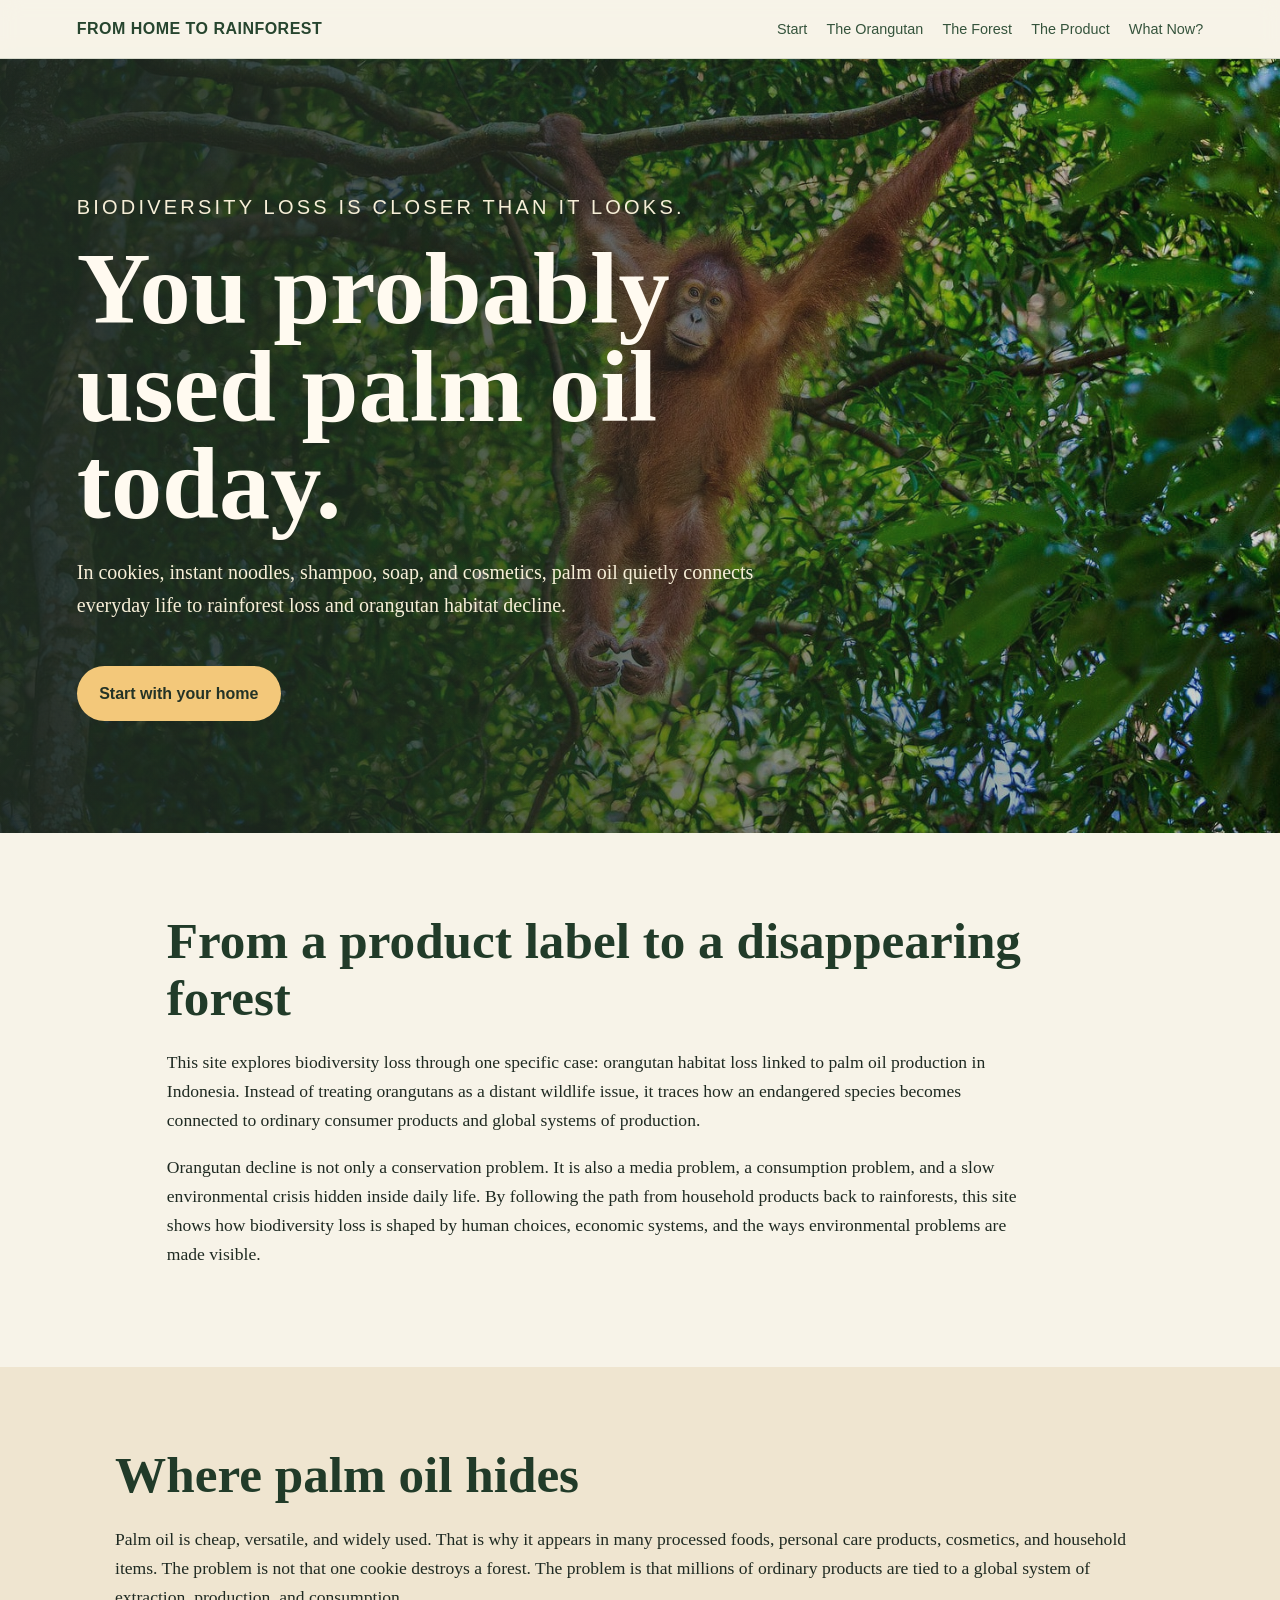
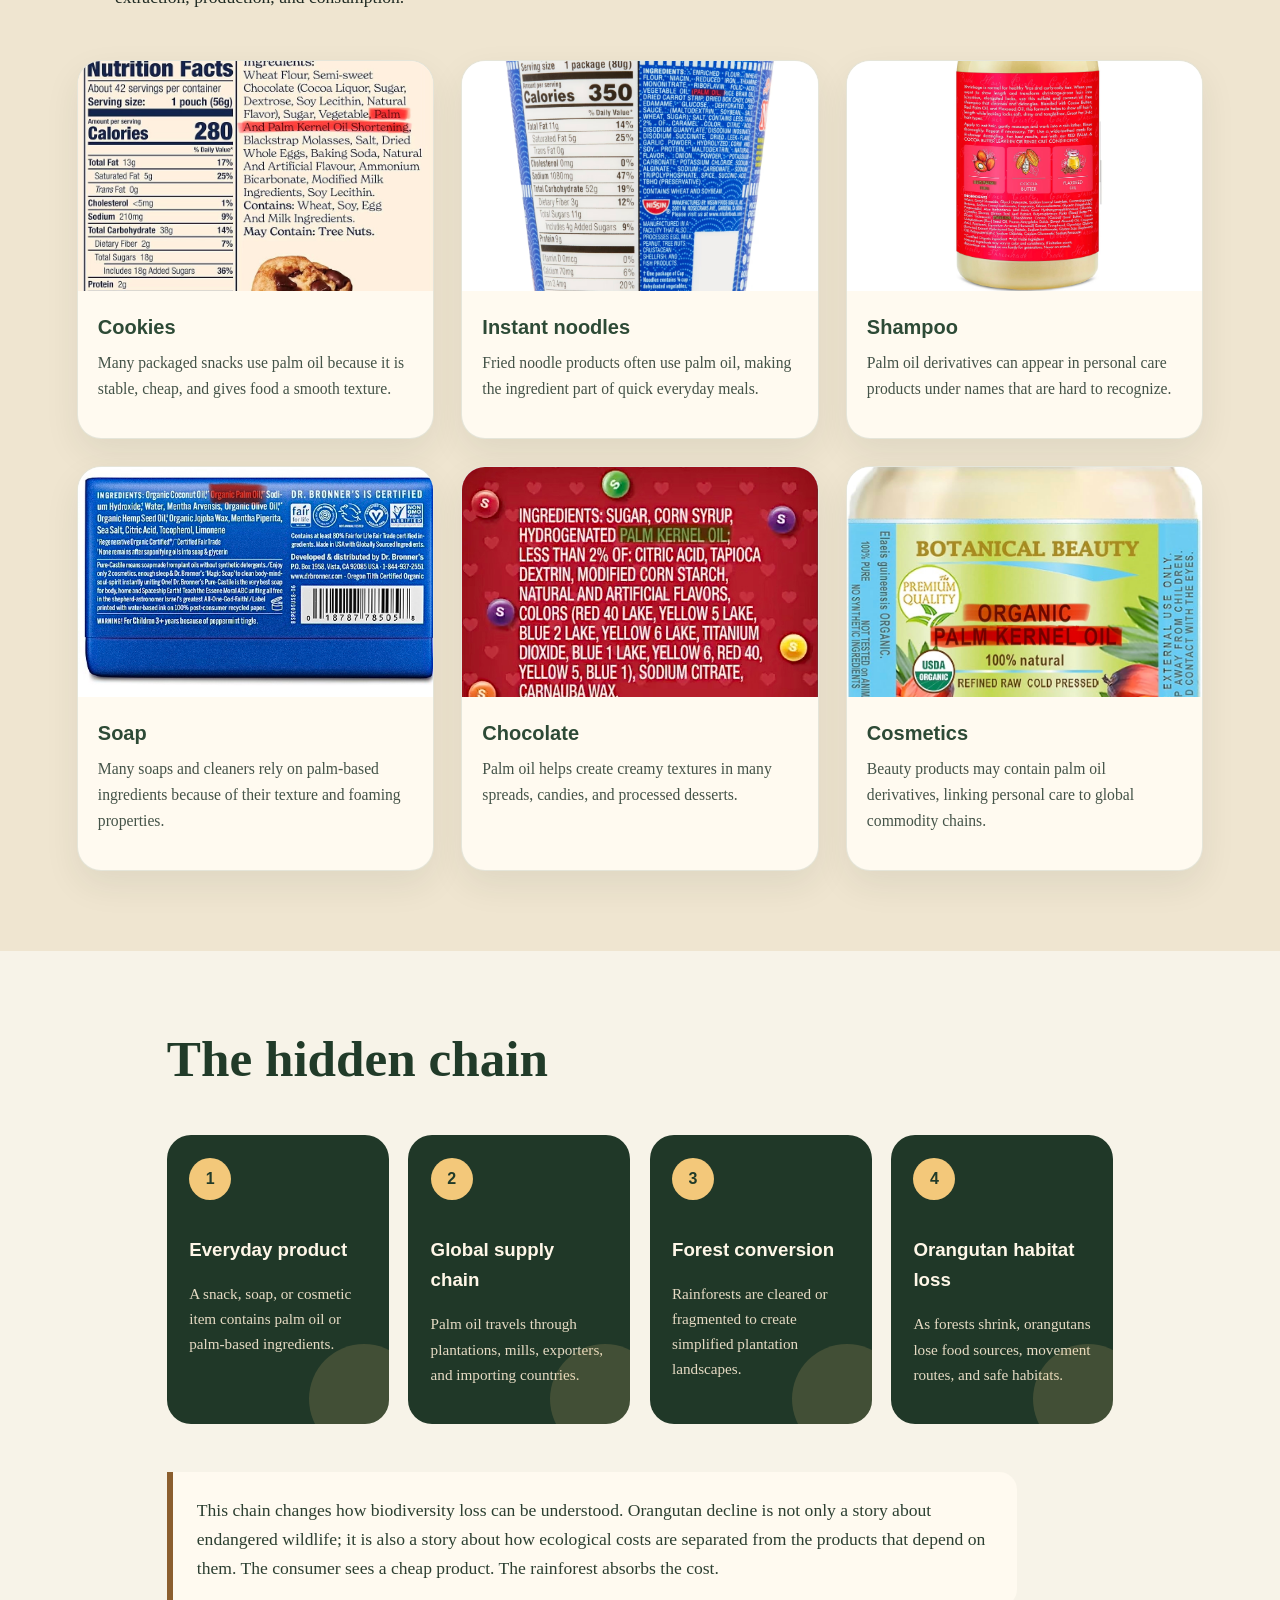
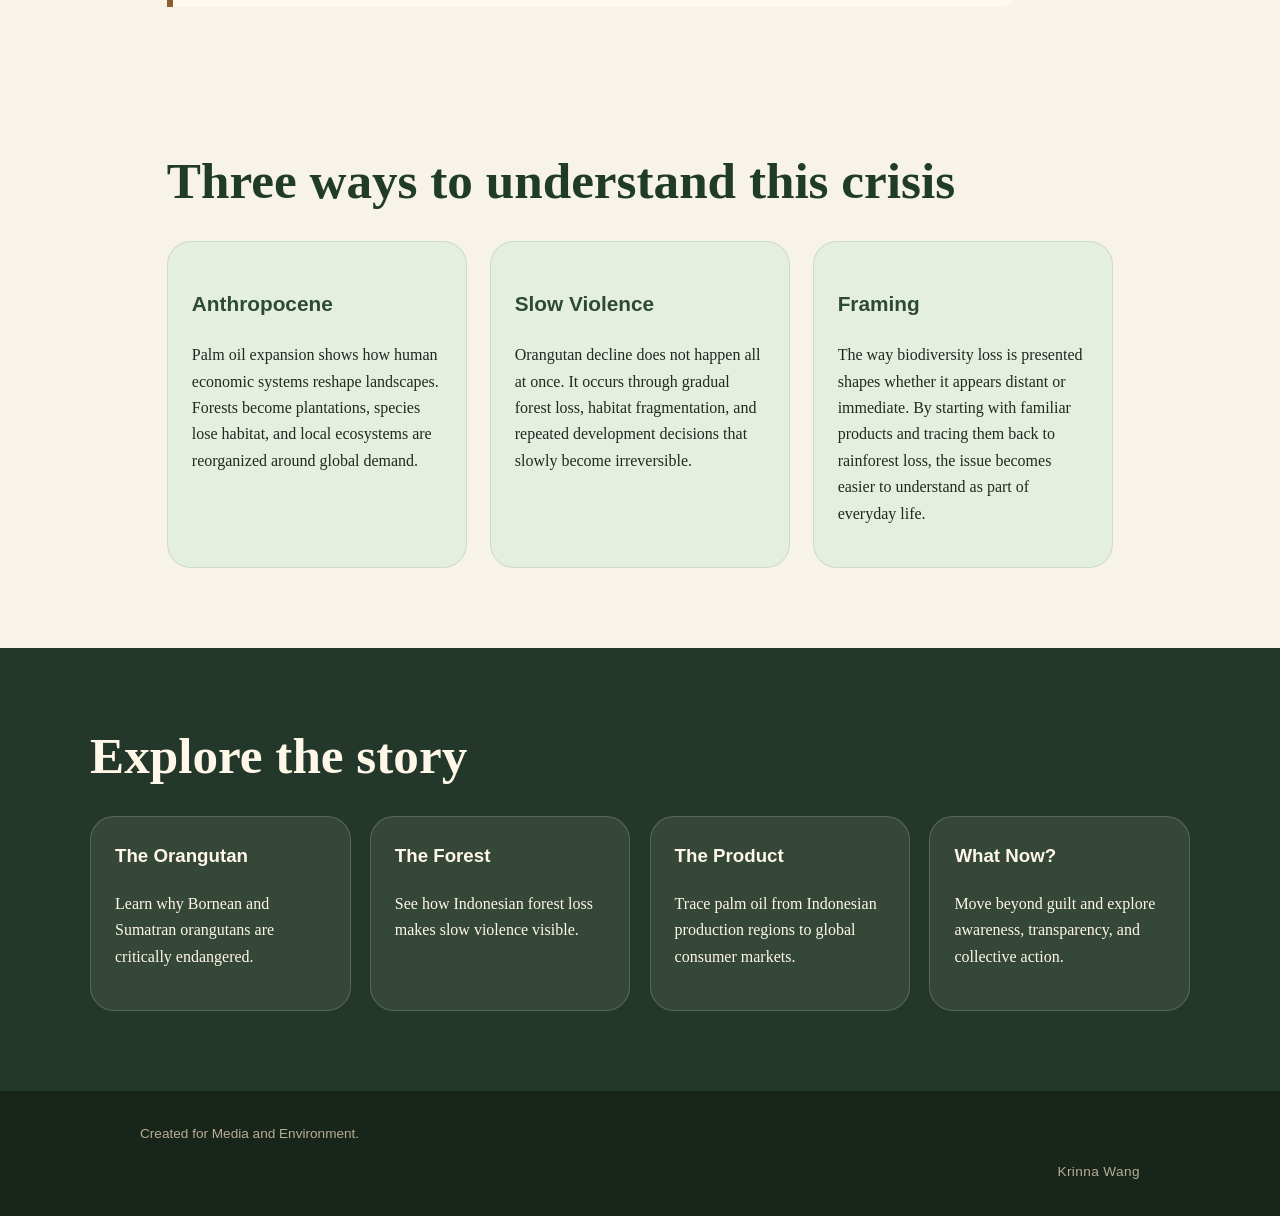
<file: index.html>
<!DOCTYPE html>
<html lang="en">

<head>
    <meta charset="UTF-8">
    <meta name="viewport" content="width=device-width, initial-scale=1.0">
    <title>From Home to Rainforest</title>
    <link rel="stylesheet" href="style.css">
</head>

<body>

    <header>
        <a class="site-title" href="index.html">From Home to Rainforest</a>

        <nav>
            <ul>
                <li><a href="index.html">Start</a></li>
                <li><a href="species.html">The Orangutan</a></li>
                <li><a href="forest.html">The Forest</a></li>
                <li><a href="supply.html">The Product</a></li>
                <li><a href="action.html">What Now?</a></li>
            </ul>
        </nav>
    </header>

    <main>

        <!-- HERO SECTION -->
        <section class="hero home-hero">
    <div class="hero-text">
        <p class="eyebrow">Biodiversity loss is closer than it looks.</p>
        <h1>You probably used palm oil today.</h1>
        <p>
            In cookies, instant noodles, shampoo, soap, and cosmetics, palm oil quietly connects
            everyday life to rainforest loss and orangutan habitat decline.
        </p>
        <a class="button" href="#daily-products">Start with your home</a>
    </div>

            <figure class="hero-image">
                <img src="orangutan-hero.jpg" alt="A close-up image of an orangutan in a rainforest, introducing the connection between palm oil consumption and habitat loss.">
                <figcaption>
                    Orangutan habitat loss begins far from the supermarket shelf, but it is connected to the products that move through everyday life.
                </figcaption>
            </figure>
        </section>


        <!-- INTRODUCTION / SITE THESIS -->
        <section class="intro">
            <h2>From a product label to a disappearing forest</h2>

            <p>
                This site explores biodiversity loss through one specific case: orangutan habitat loss
                linked to palm oil production in Indonesia. Instead of treating orangutans as a distant
                wildlife issue, it traces how an endangered species becomes connected to ordinary
                consumer products and global systems of production.
            </p>

            <p>
                Orangutan decline is not only a conservation problem. It is also a media problem, a
                consumption problem, and a slow environmental crisis hidden inside daily life. By
                following the path from household products back to rainforests, this site shows how
                biodiversity loss is shaped by human choices, economic systems, and the ways
                environmental problems are made visible.
            </p>
        </section>


        <!-- EVERYDAY PRODUCTS SECTION -->
        <section id="daily-products" class="products-section">
            <h2>Where palm oil hides</h2>

            <p class="section-intro">
                Palm oil is cheap, versatile, and widely used. That is why it appears in many processed foods,
                personal care products, cosmetics, and household items. The problem is not that one cookie
                destroys a forest. The problem is that millions of ordinary products are tied to a global system
                of extraction, production, and consumption.
            </p>

            <div class="product-grid">

                <article class="product-card">
                    <img src="cookies.jpg" alt="A package of cookies representing everyday products that may contain palm oil.">
                    <h3>Cookies</h3>
                    <p>Many packaged snacks use palm oil because it is stable, cheap, and gives food a smooth texture.</p>
                </article>

                <article class="product-card">
                    <img src="noodles.jpg" alt="A package of instant noodles representing processed foods that may contain palm oil.">
                    <h3>Instant noodles</h3>
                    <p>Fried noodle products often use palm oil, making the ingredient part of quick everyday meals.</p>
                </article>

                <article class="product-card">
                    <img src="shampoo.jpg" alt="A bottle of shampoo representing personal care products that may contain palm oil derivatives.">
                    <h3>Shampoo</h3>
                    <p>Palm oil derivatives can appear in personal care products under names that are hard to recognize.</p>
                </article>

                <article class="product-card">
                    <img src="soap.jpg" alt="A bar of soap representing household products that may contain palm oil derivatives.">
                    <h3>Soap</h3>
                    <p>Many soaps and cleaners rely on palm-based ingredients because of their texture and foaming properties.</p>
                </article>

                <article class="product-card">
                    <img src="chocolate.jpg" alt="A chocolate product representing sweet products that may contain palm oil.">
                    <h3>Chocolate</h3>
                    <p>Palm oil helps create creamy textures in many spreads, candies, and processed desserts.</p>
                </article>

                <article class="product-card">
                    <img src="cosmetics.jpg" alt="Cosmetic products representing beauty items that may contain palm oil derivatives.">
                    <h3>Cosmetics</h3>
                    <p>Beauty products may contain palm oil derivatives, linking personal care to global commodity chains.</p>
                </article>

            </div>
        </section>


        <!-- CORE CHAIN SECTION -->
        <section class="chain-section">
            <h2>The hidden chain</h2>

            <div class="chain">
                <div class="chain-item">
                    <span>1</span>
                    <h3>Everyday product</h3>
                    <p>A snack, soap, or cosmetic item contains palm oil or palm-based ingredients.</p>
                </div>

                <div class="chain-item">
                    <span>2</span>
                    <h3>Global supply chain</h3>
                    <p>Palm oil travels through plantations, mills, exporters, and importing countries.</p>
                </div>

                <div class="chain-item">
                    <span>3</span>
                    <h3>Forest conversion</h3>
                    <p>Rainforests are cleared or fragmented to create simplified plantation landscapes.</p>
                </div>

                <div class="chain-item">
                    <span>4</span>
                    <h3>Orangutan habitat loss</h3>
                    <p>As forests shrink, orangutans lose food sources, movement routes, and safe habitats.</p>
                </div>
            </div>

            <p class="analysis">
                This chain changes how biodiversity loss can be understood. Orangutan decline is not only a
                story about endangered wildlife; it is also a story about how ecological costs are separated
                from the products that depend on them. The consumer sees a cheap product. The rainforest
                absorbs the cost.
            </p>
        </section>


        <!-- KEY CONCEPTS SECTION -->
        <section class="concepts-preview">
            <h2>Three ways to understand this crisis</h2>

            <div class="concept-grid">

                <article>
                    <h3>Anthropocene</h3>
                    <p>
                        Palm oil expansion shows how human economic systems reshape landscapes. Forests become
                        plantations, species lose habitat, and local ecosystems are reorganized around global demand.
                    </p>
                </article>

                <article>
                    <h3>Slow Violence</h3>
                    <p>
                        Orangutan decline does not happen all at once. It occurs through gradual forest loss,
                        habitat fragmentation, and repeated development decisions that slowly become irreversible.
                    </p>
                </article>

                <article>
                    <h3>Framing</h3>
                    <p>
                        The way biodiversity loss is presented shapes whether it appears distant or immediate.
                        By starting with familiar products and tracing them back to rainforest loss, the issue
                        becomes easier to understand as part of everyday life.
                    </p>
                </article>

            </div>
        </section>


        <!-- SITE ROADMAP -->
        <section class="roadmap">
            <h2>Explore the story</h2>

            <div class="roadmap-grid">

                <a class="roadmap-card" href="species.html">
                    <h3>The Orangutan</h3>
                    <p>Learn why Bornean and Sumatran orangutans are critically endangered.</p>
                </a>

                <a class="roadmap-card" href="forest.html">
                    <h3>The Forest</h3>
                    <p>See how Indonesian forest loss makes slow violence visible.</p>
                </a>

                <a class="roadmap-card" href="supply.html">
                    <h3>The Product</h3>
                    <p>Trace palm oil from Indonesian production regions to global consumer markets.</p>
                </a>

                <a class="roadmap-card" href="action.html">
                    <h3>What Now?</h3>
                    <p>Move beyond guilt and explore awareness, transparency, and collective action.</p>
                </a>

            </div>
        </section>

    </main>

    <footer>
        <p class="footer-note">Created for Media and Environment.</p>
        <p class="page-credit">Krinna Wang</p>
    </footer>

</body>
</html>
</file>
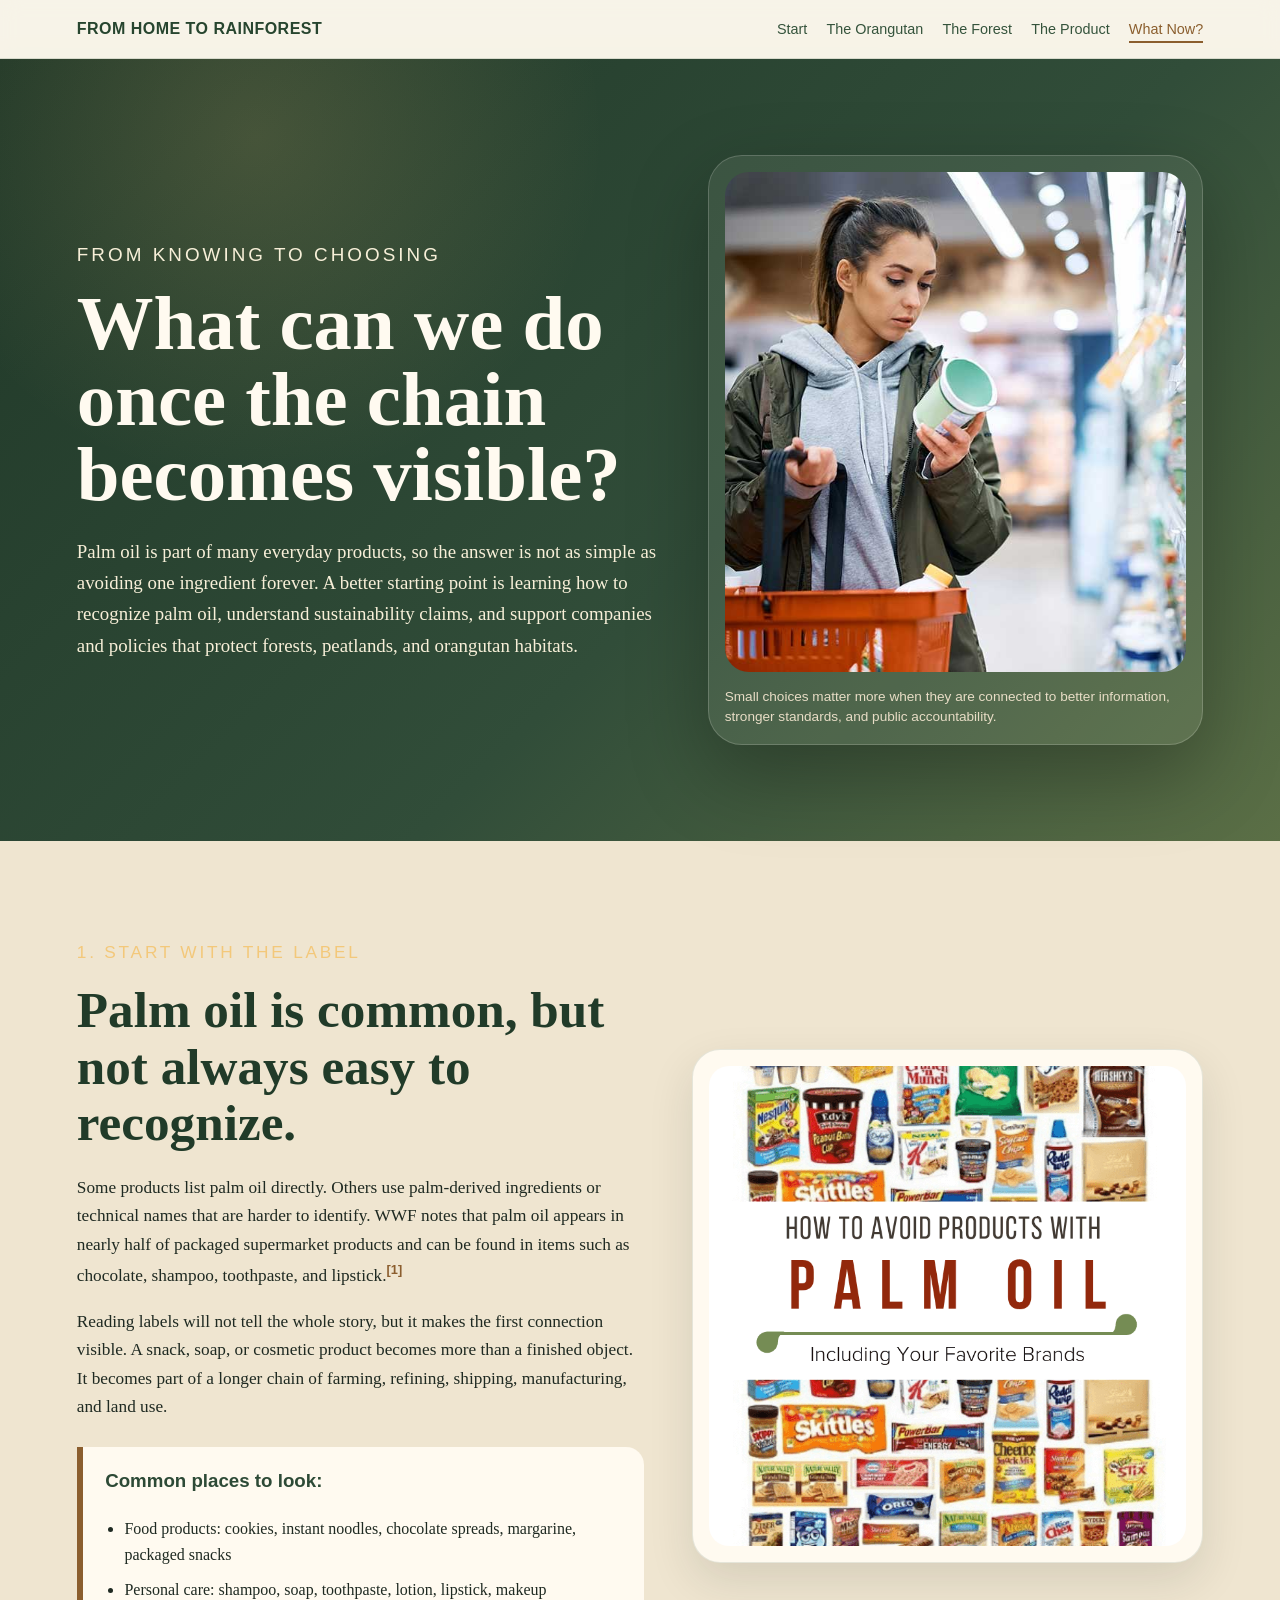
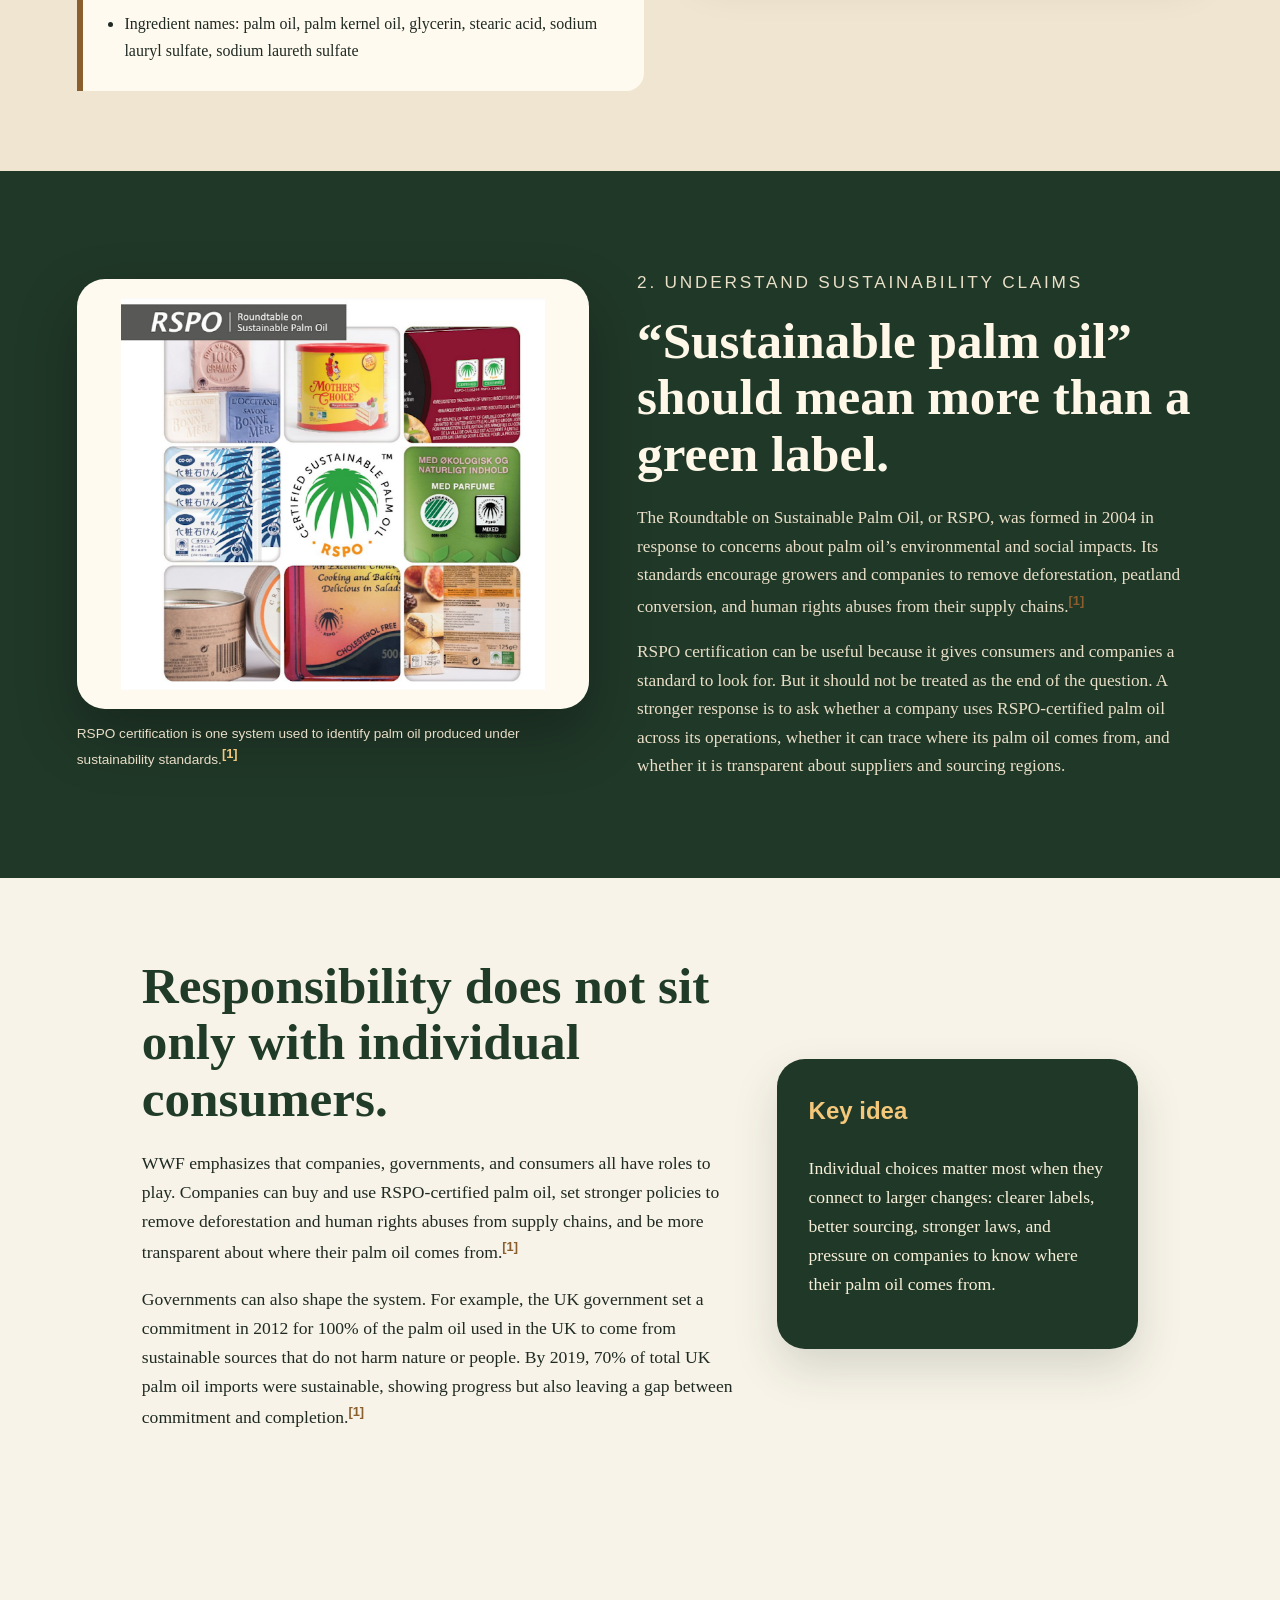
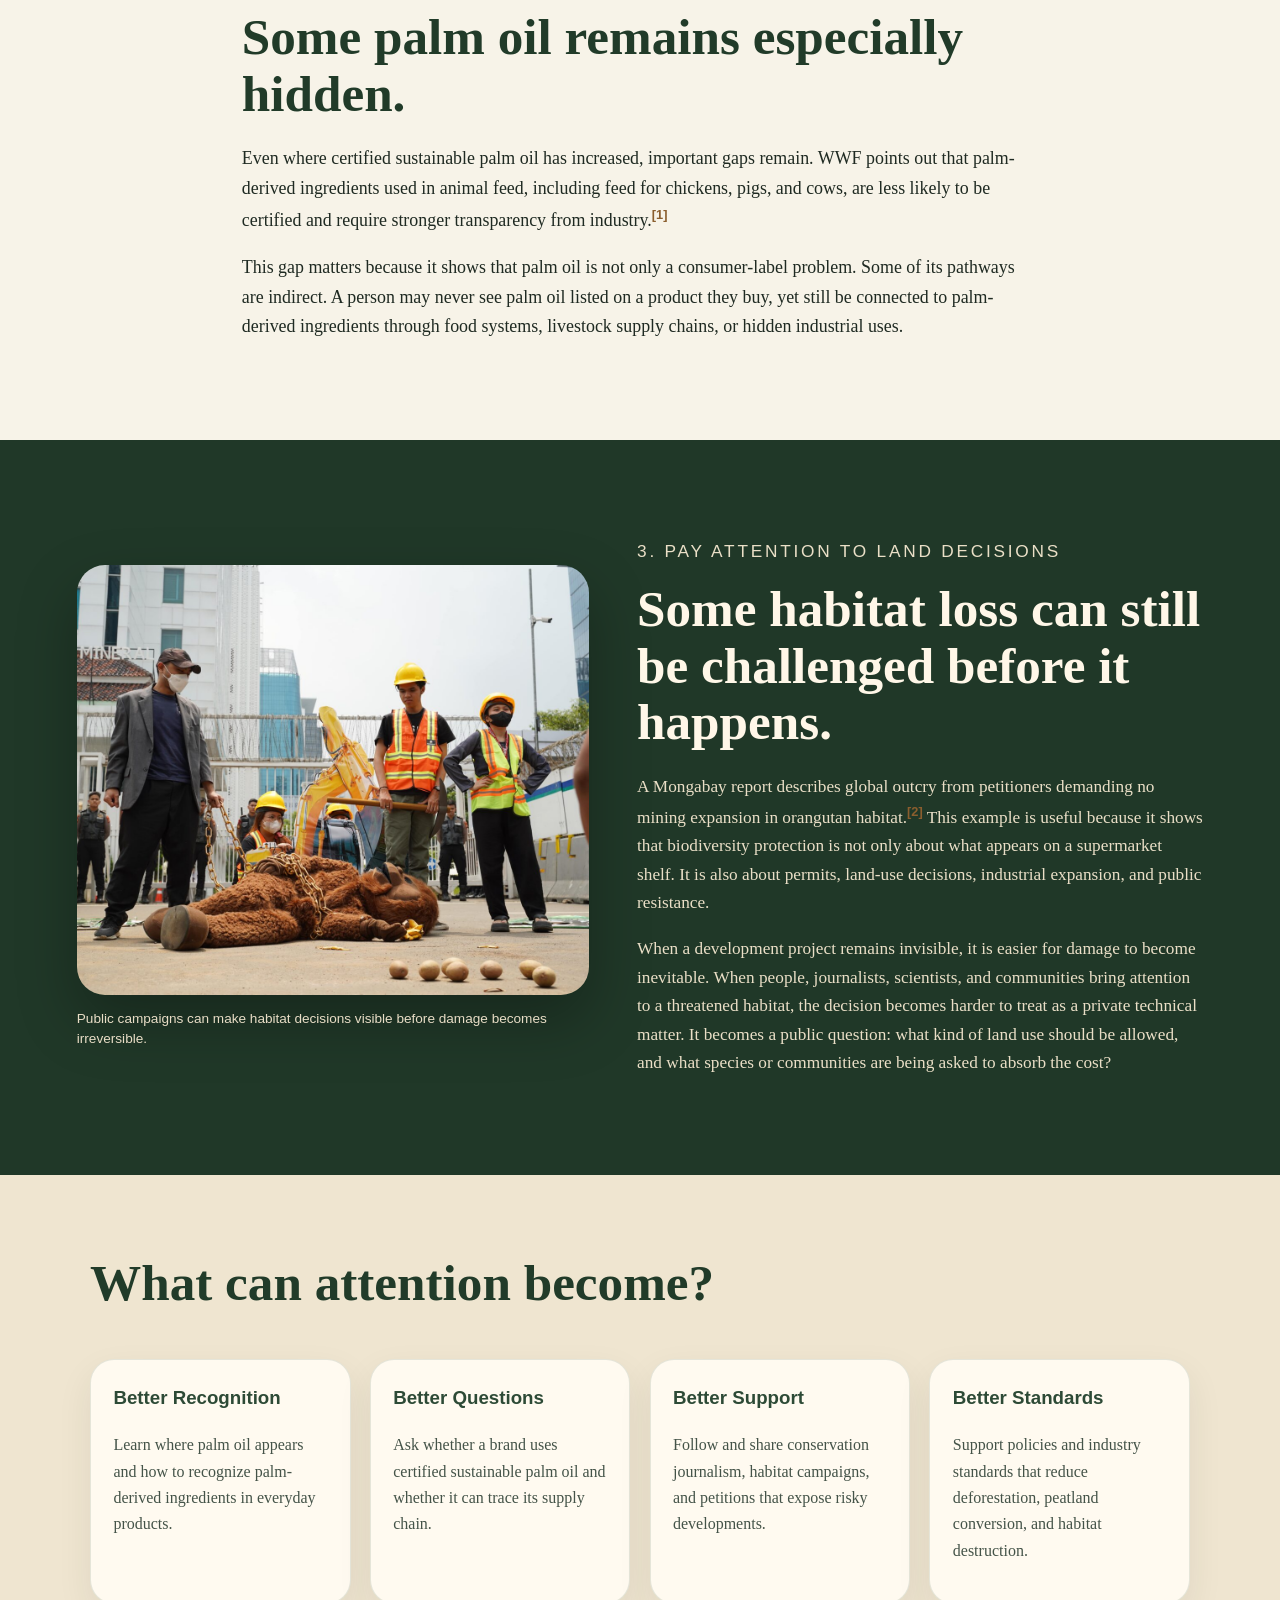
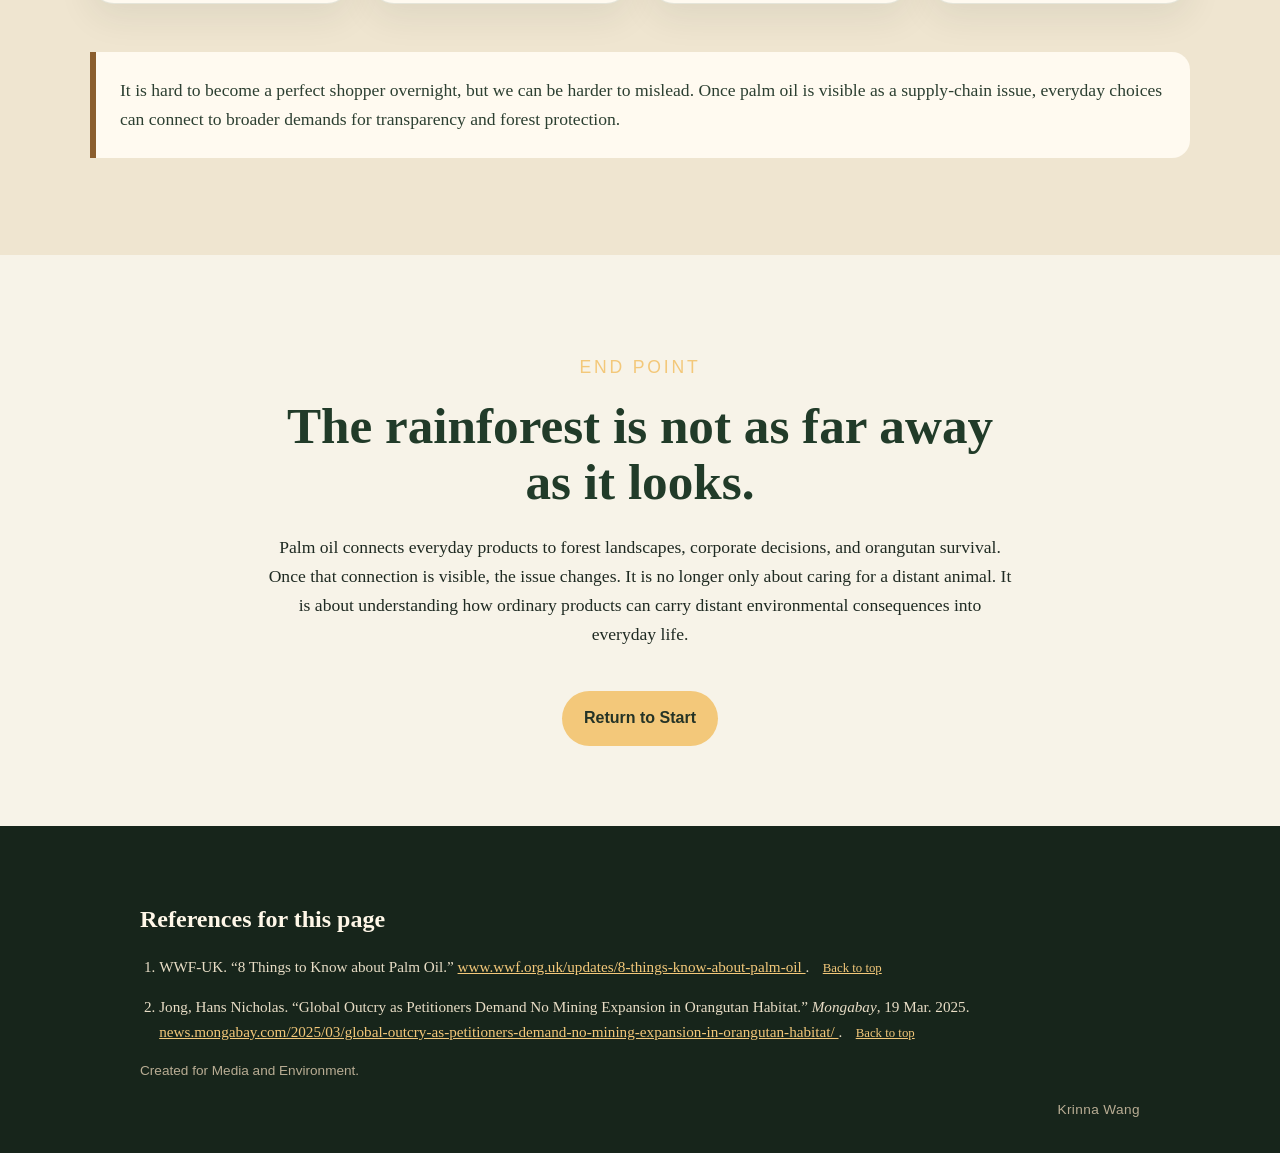
<file: action.html>
<!DOCTYPE html>
<html lang="en">

<head>
    <meta charset="UTF-8">
    <meta name="viewport" content="width=device-width, initial-scale=1.0">
    <title>What Now? | From Home to Rainforest</title>
    <link rel="stylesheet" href="style.css">
</head>

<body>

    <header>
        <a class="site-title" href="index.html">From Home to Rainforest</a>

        <nav>
            <ul>
                <li><a href="index.html">Start</a></li>
                <li><a href="species.html">The Orangutan</a></li>
                <li><a href="forest.html">The Forest</a></li>
                <li><a href="supply.html">The Product</a></li>
                <li><a class="active" href="action.html">What Now?</a></li>
            </ul>
        </nav>
    </header>

    <main>

        <!-- PAGE HERO -->
        <section class="page-hero action-hero">
            <div class="page-hero-text">
                <p class="eyebrow">From knowing to choosing</p>
                <h1>What can we do once the chain becomes visible?</h1>
                <p>
                    Palm oil is part of many everyday products, so the answer is not as simple as avoiding one ingredient forever.
                    A better starting point is learning how to recognize palm oil, understand sustainability claims, and support
                    companies and policies that protect forests, peatlands, and orangutan habitats.
                </p>
            </div>

            <figure class="page-hero-image">
                <img src="action-hero.jpg" alt="A person reading the ingredient label on a packaged product.">
                <figcaption>
                    Small choices matter more when they are connected to better information, stronger standards, and public accountability.
                </figcaption>
            </figure>
        </section>


        <!-- LABEL LITERACY -->
        <section class="action-feature">
            <div class="action-text">
                <p class="eyebrow">1. Start with the label</p>
                <h2>Palm oil is common, but not always easy to recognize.</h2>

                <p>
                    Some products list palm oil directly. Others use palm-derived ingredients or technical names that are harder
                    to identify. WWF notes that palm oil appears in nearly half of packaged supermarket products and can be found
                    in items such as chocolate, shampoo, toothpaste, and lipstick.<a class="citation" href="#ref1">[1]</a>
                </p>

                <p>
                    Reading labels will not tell the whole story, but it makes the first connection visible. A snack, soap, or
                    cosmetic product becomes more than a finished object. It becomes part of a longer chain of farming, refining,
                    shipping, manufacturing, and land use.
                </p>

                <div class="mini-list">
                    <h3>Common places to look:</h3>
                    <ul>
                        <li>Food products: cookies, instant noodles, chocolate spreads, margarine, packaged snacks</li>
                        <li>Personal care: shampoo, soap, toothpaste, lotion, lipstick, makeup</li>
                        <li>Ingredient names: palm oil, palm kernel oil, glycerin, stearic acid, sodium lauryl sulfate, sodium laureth sulfate</li>
                    </ul>
                </div>
            </div>

            <figure class="action-image">
                <img src="palm-oil-label.jpg" alt="A close-up of an ingredient label on a consumer product.">
            </figure>
        </section>


        <!-- RSPO / CERTIFICATION SECTION -->
        <section class="image-analysis-section rspo-section">
            <figure>
                <img src="rspo-logo.jpg" alt="Roundtable on Sustainable Palm Oil certification logo.">
                <figcaption>
                    RSPO certification is one system used to identify palm oil produced under sustainability standards.<a class="citation" href="#ref1">[1]</a>
                </figcaption>
            </figure>

            <div>
                <p class="eyebrow">2. Understand sustainability claims</p>
                <h2>“Sustainable palm oil” should mean more than a green label.</h2>

                <p>
                    The Roundtable on Sustainable Palm Oil, or RSPO, was formed in 2004 in response to concerns about palm oil’s
                    environmental and social impacts. Its standards encourage growers and companies to remove deforestation,
                    peatland conversion, and human rights abuses from their supply chains.<a class="citation" href="#ref1">[1]</a>
                </p>

                <p>
                    RSPO certification can be useful because it gives consumers and companies a standard to look for. But it should
                    not be treated as the end of the question. A stronger response is to ask whether a company uses RSPO-certified
                    palm oil across its operations, whether it can trace where its palm oil comes from, and whether it is transparent
                    about suppliers and sourcing regions.
                </p>
            </div>
        </section>


        <!-- COMPANIES / GOVERNMENTS / CONSUMERS -->
        <section class="split-section action-split">
            <div>
                <h2>Responsibility does not sit only with individual consumers.</h2>

                <p>
                    WWF emphasizes that companies, governments, and consumers all have roles to play. Companies can buy and use
                    RSPO-certified palm oil, set stronger policies to remove deforestation and human rights abuses from supply
                    chains, and be more transparent about where their palm oil comes from.<a class="citation" href="#ref1">[1]</a>
                </p>

                <p>
                    Governments can also shape the system. For example, the UK government set a commitment in 2012 for 100% of
                    the palm oil used in the UK to come from sustainable sources that do not harm nature or people. By 2019,
                    70% of total UK palm oil imports were sustainable, showing progress but also leaving a gap between commitment
                    and completion.<a class="citation" href="#ref1">[1]</a>
                </p>
            </div>

            <aside class="insight-box">
                <h3>Key idea</h3>
                <p>
                    Individual choices matter most when they connect to larger changes: clearer labels, better sourcing,
                    stronger laws, and pressure on companies to know where their palm oil comes from.
                </p>
            </aside>
        </section>


        <!-- GAPS / ANIMAL FEED -->
        <section class="narrow-section">
            <h2>Some palm oil remains especially hidden.</h2>

            <p>
                Even where certified sustainable palm oil has increased, important gaps remain. WWF points out that palm-derived
                ingredients used in animal feed, including feed for chickens, pigs, and cows, are less likely to be certified and
                require stronger transparency from industry.<a class="citation" href="#ref1">[1]</a>
            </p>

            <p>
                This gap matters because it shows that palm oil is not only a consumer-label problem. Some of its pathways are
                indirect. A person may never see palm oil listed on a product they buy, yet still be connected to palm-derived
                ingredients through food systems, livestock supply chains, or hidden industrial uses.
            </p>
        </section>


        <!-- HUMAN STORY / MONGABAY -->
        <section class="image-analysis-section action-story-section">
            <figure>
                <img src="petition-action.jpg" alt="A petition or campaign page calling for protection of orangutan habitat.">
                <figcaption>
                    Public campaigns can make habitat decisions visible before damage becomes irreversible.
                </figcaption>
            </figure>

            <div>
                <p class="eyebrow">3. Pay attention to land decisions</p>
                <h2>Some habitat loss can still be challenged before it happens.</h2>

                <p>
                    A Mongabay report describes global outcry from petitioners demanding no mining expansion in orangutan habitat.<a class="citation" href="#ref2">[2]</a>
                    This example is useful because it shows that biodiversity protection is not only about what appears on a supermarket
                    shelf. It is also about permits, land-use decisions, industrial expansion, and public resistance.
                </p>

                <p>
                    When a development project remains invisible, it is easier for damage to become inevitable. When people, journalists,
                    scientists, and communities bring attention to a threatened habitat, the decision becomes harder to treat as a private
                    technical matter. It becomes a public question: what kind of land use should be allowed, and what species or communities
                    are being asked to absorb the cost?
                </p>
            </div>
        </section>


        <!-- TAKEAWAY -->
        <section class="takeaway-section">
            <h2>What can attention become?</h2>

            <div class="takeaway-grid">

                <article>
                    <h3>Better Recognition</h3>
                    <p>
                        Learn where palm oil appears and how to recognize palm-derived ingredients in everyday products.
                    </p>
                </article>

                <article>
                    <h3>Better Questions</h3>
                    <p>
                        Ask whether a brand uses certified sustainable palm oil and whether it can trace its supply chain.
                    </p>
                </article>

                <article>
                    <h3>Better Support</h3>
                    <p>
                        Follow and share conservation journalism, habitat campaigns, and petitions that expose risky developments.
                    </p>
                </article>

                <article>
                    <h3>Better Standards</h3>
                    <p>
                        Support policies and industry standards that reduce deforestation, peatland conversion, and habitat destruction.
                    </p>
                </article>

            </div>

            <p class="analysis">
                It is hard to become a perfect shopper overnight, but we can be harder to mislead. Once palm oil is visible as a
                supply-chain issue, everyday choices can connect to broader demands for transparency and forest protection.
            </p>
        </section>


        <!-- CLOSING -->
        <section class="closing-panel">
            <p class="eyebrow">End point</p>
            <h2>The rainforest is not as far away as it looks.</h2>

            <p>
                Palm oil connects everyday products to forest landscapes, corporate decisions, and orangutan survival. Once that
                connection is visible, the issue changes. It is no longer only about caring for a distant animal. It is about
                understanding how ordinary products can carry distant environmental consequences into everyday life.
            </p>

            <a class="button" href="index.html">Return to Start</a>
        </section>

    </main>


    <footer>
        <section class="footnotes">
            <h2>References for this page</h2>

            <ol>
                <li id="ref1">
                    WWF-UK.
                    “8 Things to Know about Palm Oil.”
                    <a href="https://www.wwf.org.uk/updates/8-things-know-about-palm-oil" target="_blank">
                        www.wwf.org.uk/updates/8-things-know-about-palm-oil
                    </a>.
                    <a class="back-link" href="#">Back to top</a>
                </li>

                <li id="ref2">
                    Jong, Hans Nicholas.
                    “Global Outcry as Petitioners Demand No Mining Expansion in Orangutan Habitat.”
                    <em>Mongabay</em>, 19 Mar. 2025.
                    <a href="https://news.mongabay.com/2025/03/global-outcry-as-petitioners-demand-no-mining-expansion-in-orangutan-habitat/" target="_blank">
                        news.mongabay.com/2025/03/global-outcry-as-petitioners-demand-no-mining-expansion-in-orangutan-habitat/
                    </a>.
                    <a class="back-link" href="#">Back to top</a>
                </li>
            </ol>
        </section>

        <p class="footer-note">Created for Media and Environment.</p>
        <p class="page-credit">Krinna Wang</p>
    </footer>

</body>
</html>
</file>
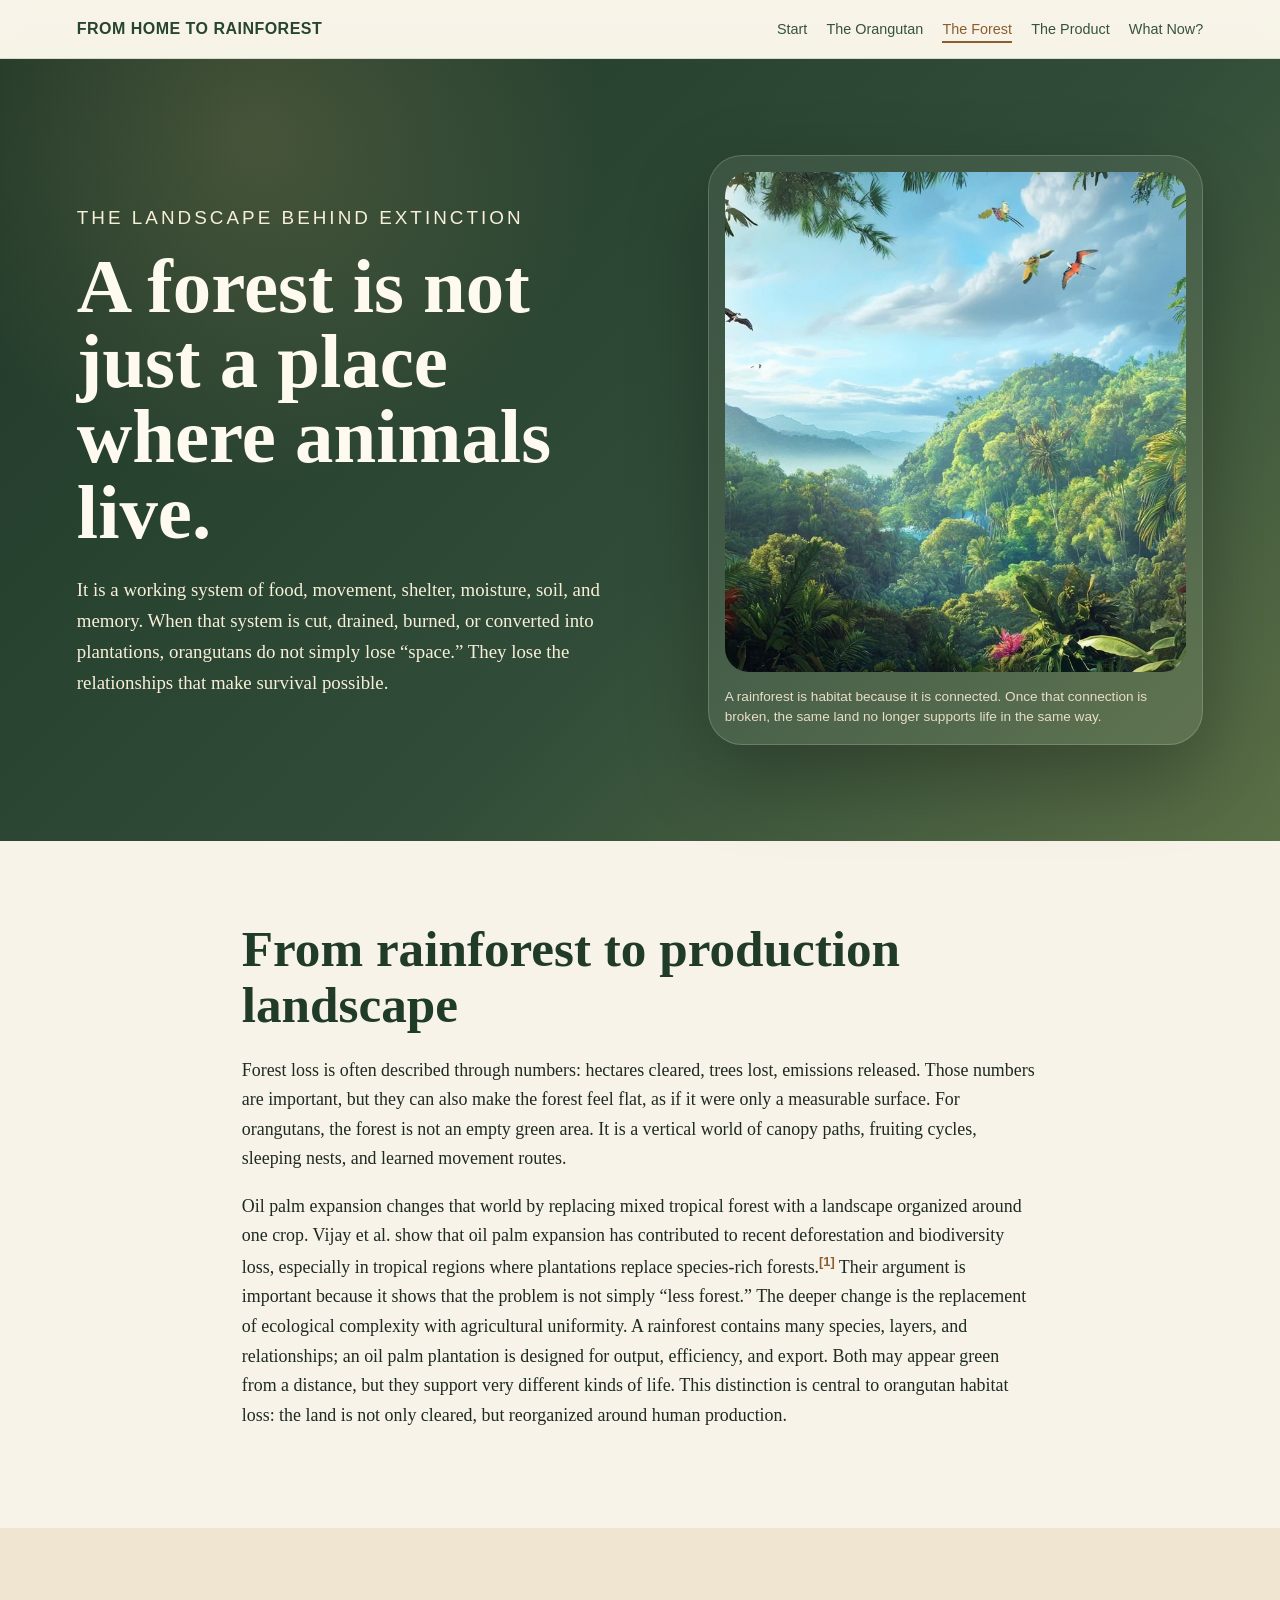
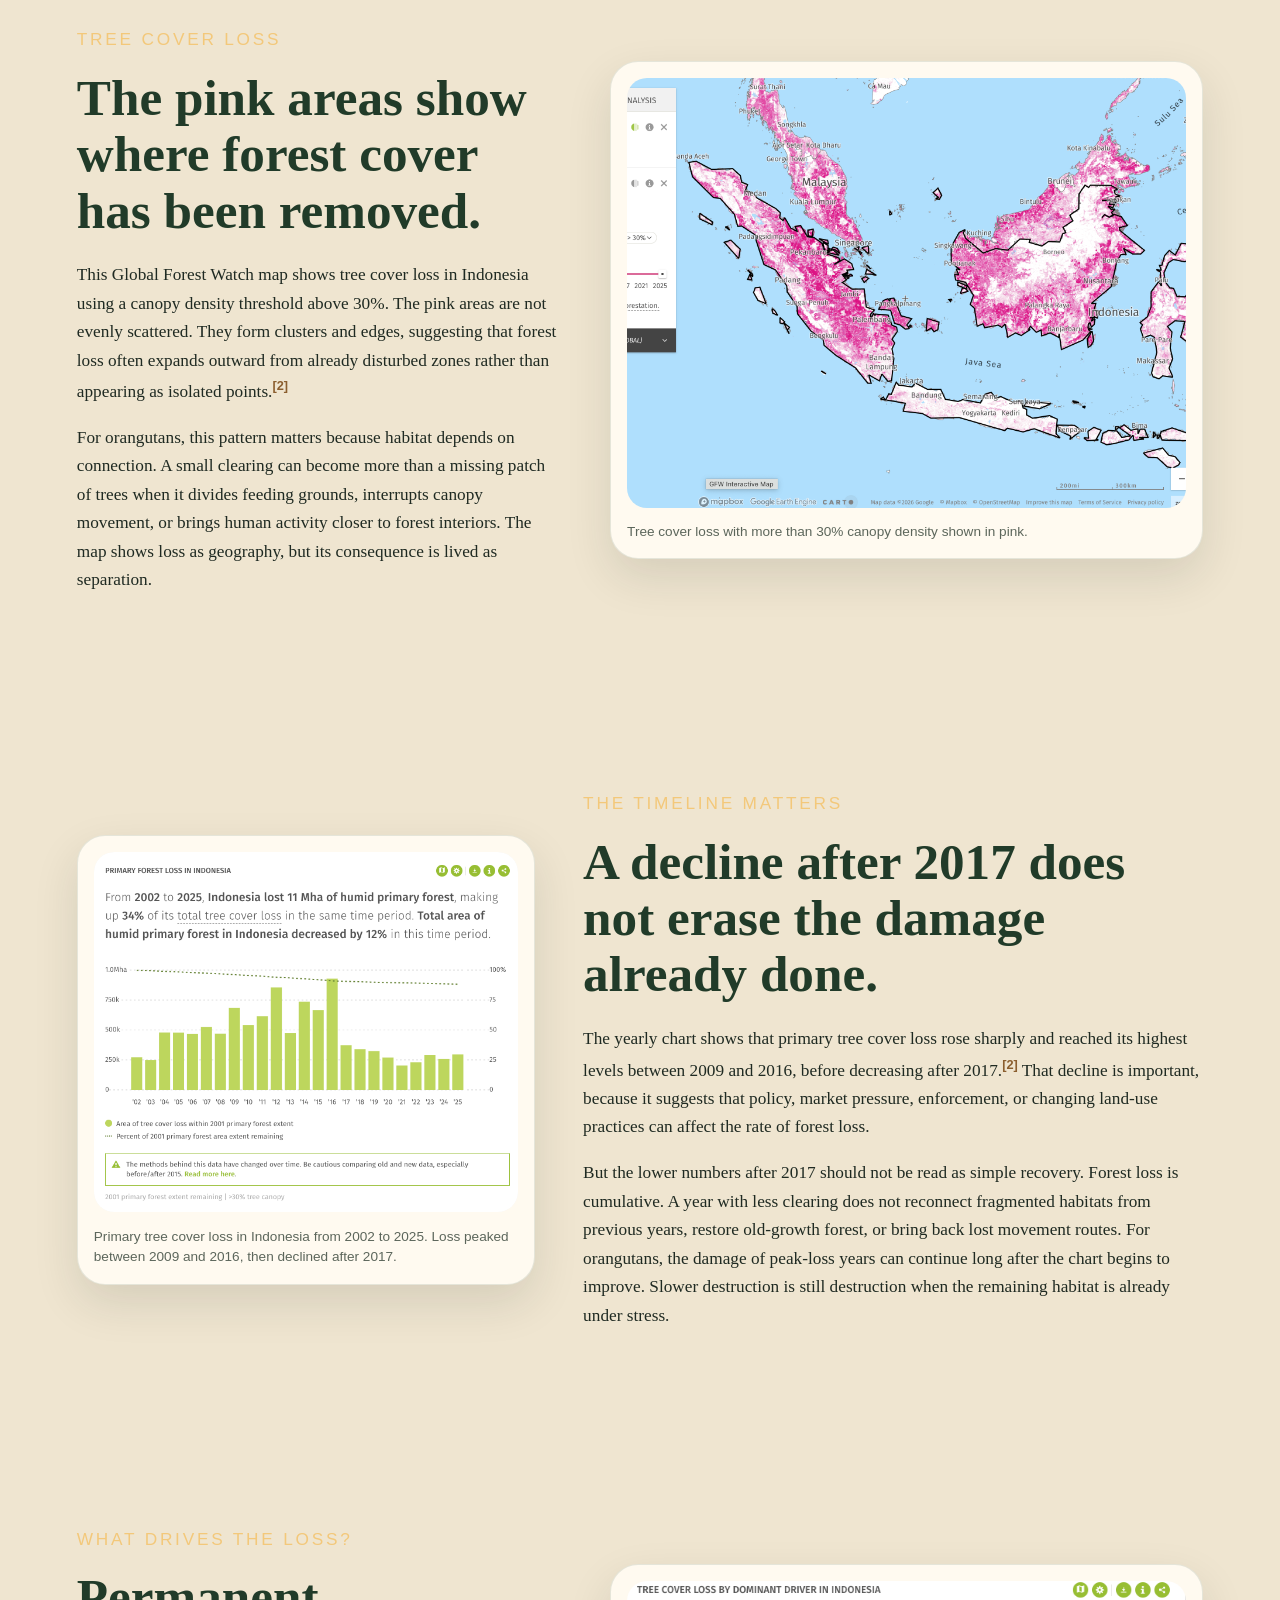
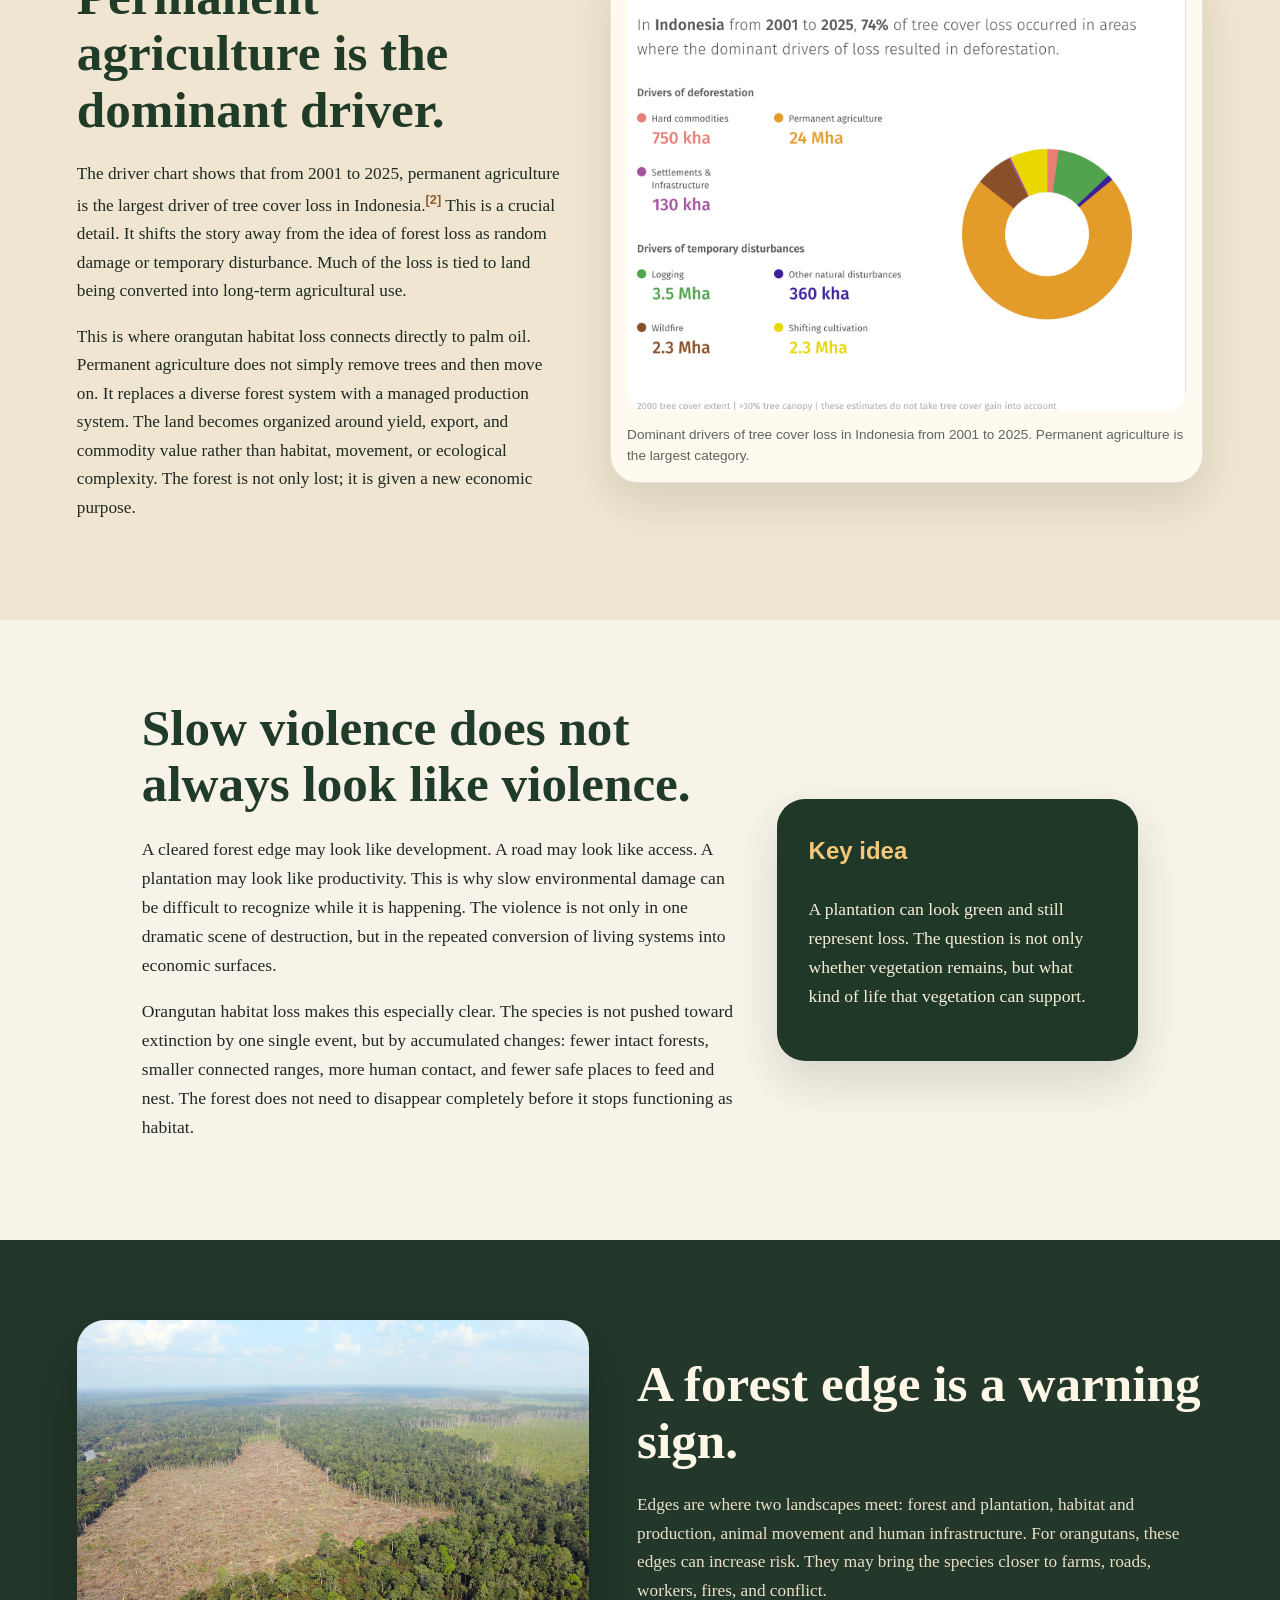
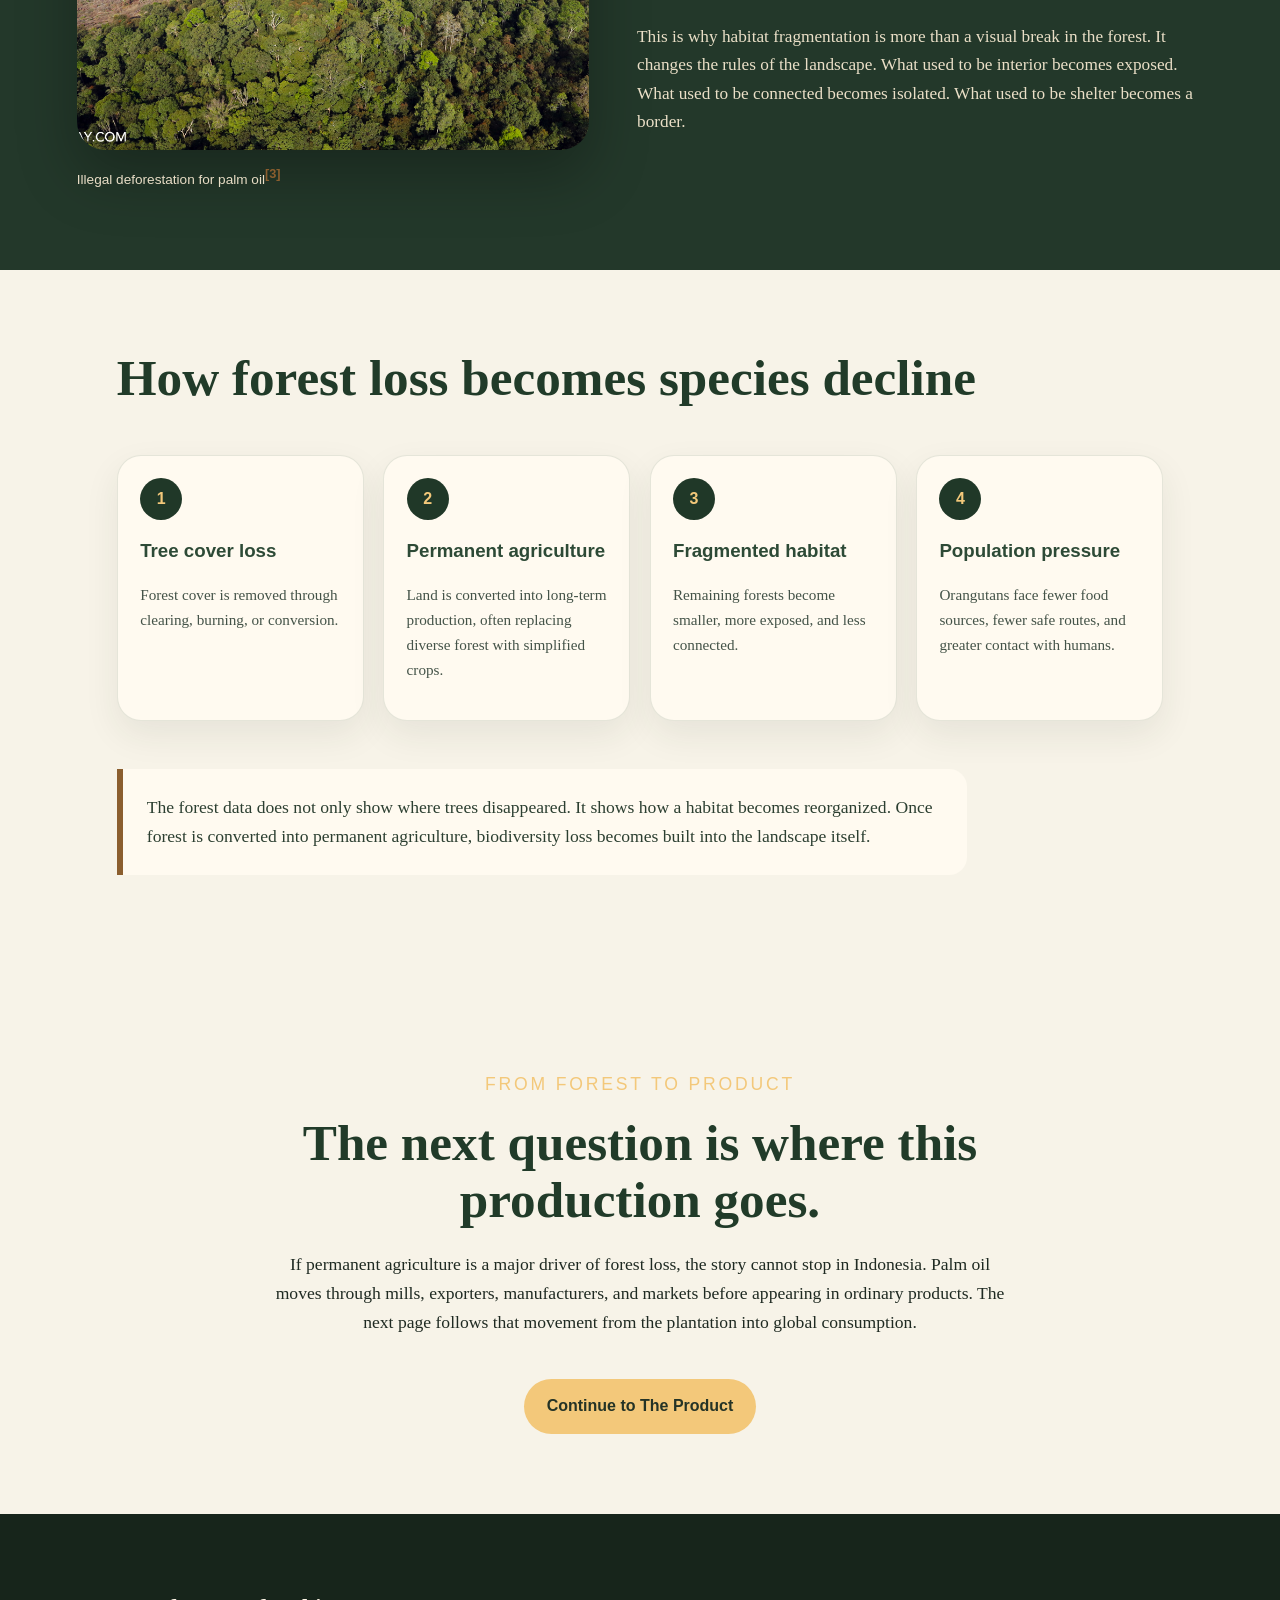
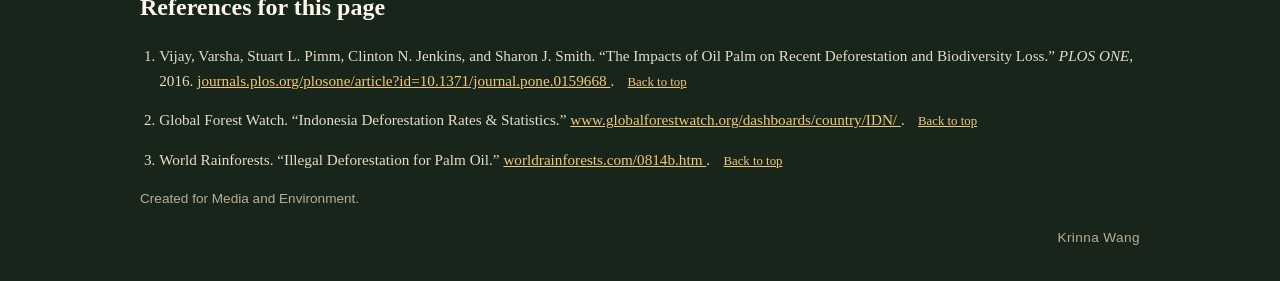
<file: forest.html>
<!DOCTYPE html>
<html lang="en">

<head>
    <meta charset="UTF-8">
    <meta name="viewport" content="width=device-width, initial-scale=1.0">
    <title>The Forest | From Home to Rainforest</title>
    <link rel="stylesheet" href="style.css">
</head>

<body>

    <header>
        <a class="site-title" href="index.html">From Home to Rainforest</a>

        <nav>
            <ul>
                <li><a href="index.html">Start</a></li>
                <li><a href="species.html">The Orangutan</a></li>
                <li><a class="active" href="forest.html">The Forest</a></li>
                <li><a href="supply.html">The Product</a></li>
                <li><a href="action.html">What Now?</a></li>
            </ul>
        </nav>
    </header>

    <main>

        <!-- PAGE HERO -->
        <section class="page-hero forest-hero">
            <div class="page-hero-text">
                <p class="eyebrow">The landscape behind extinction</p>
                <h1>A forest is not just a place where animals live.</h1>
                <p>
                    It is a working system of food, movement, shelter, moisture, soil, and memory. When that system is cut,
                    drained, burned, or converted into plantations, orangutans do not simply lose “space.” They lose the
                    relationships that make survival possible.
                </p>
            </div>

            <figure class="page-hero-image">
                <img src="forest-hero.jpg" alt="Dense tropical rainforest canopy in Indonesia.">
                <figcaption>
                    A rainforest is habitat because it is connected. Once that connection is broken, the same land no longer
                    supports life in the same way.
                </figcaption>
            </figure>
        </section>


        <!-- INTRO -->
        <section class="narrow-section">
            <h2>From rainforest to production landscape</h2>

            <p>
                Forest loss is often described through numbers: hectares cleared, trees lost, emissions released. Those numbers
                are important, but they can also make the forest feel flat, as if it were only a measurable surface. For
                orangutans, the forest is not an empty green area. It is a vertical world of canopy paths, fruiting cycles,
                sleeping nests, and learned movement routes.
            </p>

            <p>
                Oil palm expansion changes that world by replacing mixed tropical forest with a landscape organized around one
                crop. Vijay et al. show that oil palm expansion has contributed to recent deforestation and biodiversity loss,
                especially in tropical regions where plantations replace species-rich forests.<a class="citation" href="#ref1">[1]</a>
                Their argument is important because it shows that the problem is not simply “less forest.” The deeper change is
                the replacement of ecological complexity with agricultural uniformity. A rainforest contains many species,
                layers, and relationships; an oil palm plantation is designed for output, efficiency, and export. Both may appear
                green from a distance, but they support very different kinds of life. This distinction is central to orangutan
                habitat loss: the land is not only cleared, but reorganized around human production.
            </p>
        </section>


        <!-- GLOBAL FOREST WATCH MAP -->
        <section class="data-feature forest-data-feature">
            <div class="data-text">
                <p class="eyebrow">Tree cover loss</p>
                <h2>The pink areas show where forest cover has been removed.</h2>

                <p>
                    This Global Forest Watch map shows tree cover loss in Indonesia using a canopy density threshold above
                    30%. The pink areas are not evenly scattered. They form clusters and edges, suggesting that forest loss
                    often expands outward from already disturbed zones rather than appearing as isolated points.<a class="citation" href="#ref2">[2]</a>
                </p>

                <p>
                    For orangutans, this pattern matters because habitat depends on connection. A small clearing can become
                    more than a missing patch of trees when it divides feeding grounds, interrupts canopy movement, or brings
                    human activity closer to forest interiors. The map shows loss as geography, but its consequence is lived
                    as separation.
                </p>
            </div>

            <figure class="data-image">
                <img src="treeloss-map.jpg" alt="Map of Indonesia showing tree cover loss above 30 percent canopy density in pink.">
                <figcaption>
                    Tree cover loss with more than 30% canopy density shown in pink.
                </figcaption>
            </figure>
        </section>


        <!-- YEAR CHART SECTION -->
        <section class="data-feature reverse-feature">
            <figure class="data-image">
                <img src="treeloss-yearschart.jpg" alt="Chart showing annual primary tree cover loss in Indonesia from 2002 to 2025.">
                <figcaption>
                    Primary tree cover loss in Indonesia from 2002 to 2025. Loss peaked between 2009 and 2016, then declined after 2017.
                </figcaption>
            </figure>

            <div class="data-text">
                <p class="eyebrow">The timeline matters</p>
                <h2>A decline after 2017 does not erase the damage already done.</h2>

                <p>
                    The yearly chart shows that primary tree cover loss rose sharply and reached its highest levels between
                    2009 and 2016, before decreasing after 2017.<a class="citation" href="#ref2">[2]</a> That decline is important,
                    because it suggests that policy, market pressure, enforcement, or changing land-use practices can affect
                    the rate of forest loss.
                </p>

                <p>
                    But the lower numbers after 2017 should not be read as simple recovery. Forest loss is cumulative. A year
                    with less clearing does not reconnect fragmented habitats from previous years, restore old-growth forest,
                    or bring back lost movement routes. For orangutans, the damage of peak-loss years can continue long after
                    the chart begins to improve. Slower destruction is still destruction when the remaining habitat is already
                    under stress.
                </p>
            </div>
        </section>


        <!-- DRIVER SECTION -->
        <section class="data-feature forest-data-feature">
            <div class="data-text">
                <p class="eyebrow">What drives the loss?</p>
                <h2>Permanent agriculture is the dominant driver.</h2>

                <p>
                    The driver chart shows that from 2001 to 2025, permanent agriculture is the largest driver of tree cover
                    loss in Indonesia.<a class="citation" href="#ref2">[2]</a> This is a crucial detail. It shifts the story away
                    from the idea of forest loss as random damage or temporary disturbance. Much of the loss is tied to land
                    being converted into long-term agricultural use.
                </p>

                <p>
                    This is where orangutan habitat loss connects directly to palm oil. Permanent agriculture does not simply
                    remove trees and then move on. It replaces a diverse forest system with a managed production system. The
                    land becomes organized around yield, export, and commodity value rather than habitat, movement, or
                    ecological complexity. The forest is not only lost; it is given a new economic purpose.
                </p>
            </div>

            <figure class="data-image">
                <img src="treeloss-driver.jpg" alt="Pie chart showing dominant drivers of tree cover loss in Indonesia from 2001 to 2025.">
                <figcaption>
                    Dominant drivers of tree cover loss in Indonesia from 2001 to 2025. Permanent agriculture is the largest category.
                </figcaption>
            </figure>
        </section>


        <!-- SLOW VIOLENCE ANALYSIS -->
        <section class="split-section">
            <div>
                <h2>Slow violence does not always look like violence.</h2>

                <p>
                    A cleared forest edge may look like development. A road may look like access. A plantation may look like
                    productivity. This is why slow environmental damage can be difficult to recognize while it is happening.
                    The violence is not only in one dramatic scene of destruction, but in the repeated conversion of living
                    systems into economic surfaces.
                </p>

                <p>
                    Orangutan habitat loss makes this especially clear. The species is not pushed toward extinction by one
                    single event, but by accumulated changes: fewer intact forests, smaller connected ranges, more human
                    contact, and fewer safe places to feed and nest. The forest does not need to disappear completely before
                    it stops functioning as habitat.
                </p>
            </div>

            <aside class="insight-box">
                <h3>Key idea</h3>
                <p>
                    A plantation can look green and still represent loss. The question is not only whether vegetation remains,
                    but what kind of life that vegetation can support.
                </p>
            </aside>
        </section>


        <!-- FRAGMENTATION SECTION -->
        <section class="image-analysis-section forest-fragment-section">
            <figure>
                <img src="forest-fragmentation.jpg" alt="Deforested land beside remaining forest in Indonesia.">
                <figcaption>
                    Illegal deforestation for palm oil<a class="citation" href="#ref3">[3]</a>
                </figcaption>
            </figure>

            <div>
                <h2>A forest edge is a warning sign.</h2>

                <p>
                    Edges are where two landscapes meet: forest and plantation, habitat and production, animal movement and
                    human infrastructure. For orangutans, these edges can increase risk. They may bring the species closer to
                    farms, roads, workers, fires, and conflict.
                </p>

                <p>
                    This is why habitat fragmentation is more than a visual break in the forest. It changes the rules of the
                    landscape. What used to be interior becomes exposed. What used to be connected becomes isolated. What used
                    to be shelter becomes a border.
                </p>
            </div>
        </section>


        <!-- MINI FLOW SECTION -->
        <section class="process-section">
            <h2>How forest loss becomes species decline</h2>

            <div class="process-grid">
                <article>
                    <span>1</span>
                    <h3>Tree cover loss</h3>
                    <p>Forest cover is removed through clearing, burning, or conversion.</p>
                </article>

                <article>
                    <span>2</span>
                    <h3>Permanent agriculture</h3>
                    <p>Land is converted into long-term production, often replacing diverse forest with simplified crops.</p>
                </article>

                <article>
                    <span>3</span>
                    <h3>Fragmented habitat</h3>
                    <p>Remaining forests become smaller, more exposed, and less connected.</p>
                </article>

                <article>
                    <span>4</span>
                    <h3>Population pressure</h3>
                    <p>Orangutans face fewer food sources, fewer safe routes, and greater contact with humans.</p>
                </article>
            </div>

            <p class="analysis">
                The forest data does not only show where trees disappeared. It shows how a habitat becomes reorganized.
                Once forest is converted into permanent agriculture, biodiversity loss becomes built into the landscape itself.
            </p>
        </section>


        <!-- TRANSITION -->
        <section class="closing-panel">
            <p class="eyebrow">From forest to product</p>
            <h2>The next question is where this production goes.</h2>

            <p>
                If permanent agriculture is a major driver of forest loss, the story cannot stop in Indonesia. Palm oil moves
                through mills, exporters, manufacturers, and markets before appearing in ordinary products. The next page follows
                that movement from the plantation into global consumption.
            </p>

            <a class="button" href="supply.html">Continue to The Product</a>
        </section>

    </main>


    <footer>
        <section class="footnotes">
            <h2>References for this page</h2>

            <ol>
                <li id="ref1">
                    Vijay, Varsha, Stuart L. Pimm, Clinton N. Jenkins, and Sharon J. Smith.
                    “The Impacts of Oil Palm on Recent Deforestation and Biodiversity Loss.”
                    <em>PLOS ONE</em>, 2016.
                    <a href="https://journals.plos.org/plosone/article?id=10.1371/journal.pone.0159668" target="_blank">
                        journals.plos.org/plosone/article?id=10.1371/journal.pone.0159668
                    </a>.
                    <a class="back-link" href="#">Back to top</a>
                </li>

                <li id="ref2">
                    Global Forest Watch.
                    “Indonesia Deforestation Rates & Statistics.”
                    <a href="https://www.globalforestwatch.org/dashboards/country/IDN/" target="_blank">
                        www.globalforestwatch.org/dashboards/country/IDN/
                    </a>.
                    <a class="back-link" href="#">Back to top</a>
                </li>

                <li id="ref3">
                    World Rainforests.
                    “Illegal Deforestation for Palm Oil.”
                    <a href="http://worldrainforests.com/0814b.htm" target="_blank">
                        worldrainforests.com/0814b.htm
                    </a>.
                    <a class="back-link" href="#">Back to top</a>
                </li>
            </ol>
        </section>

        <p class="footer-note">Created for Media and Environment.</p>
        <p class="page-credit">Krinna Wang</p>
    </footer>

</body>
</html>
</file>
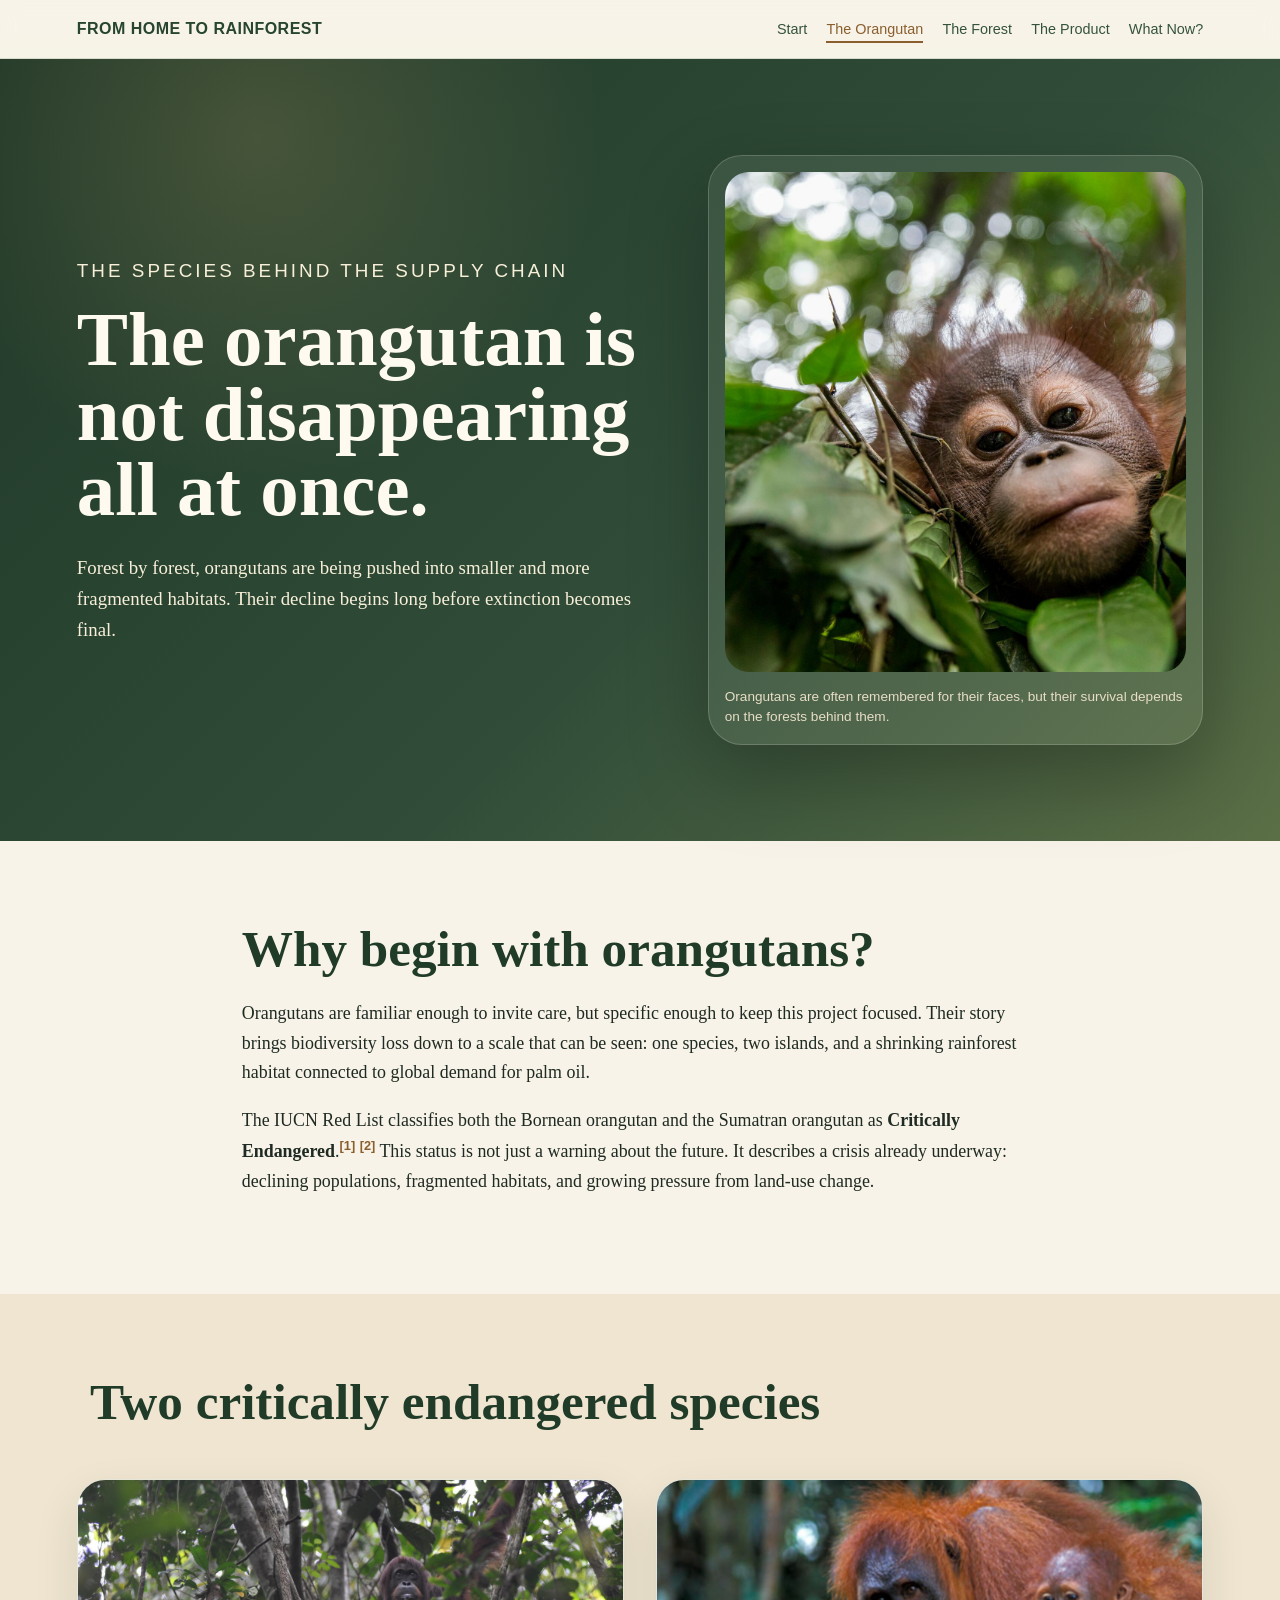
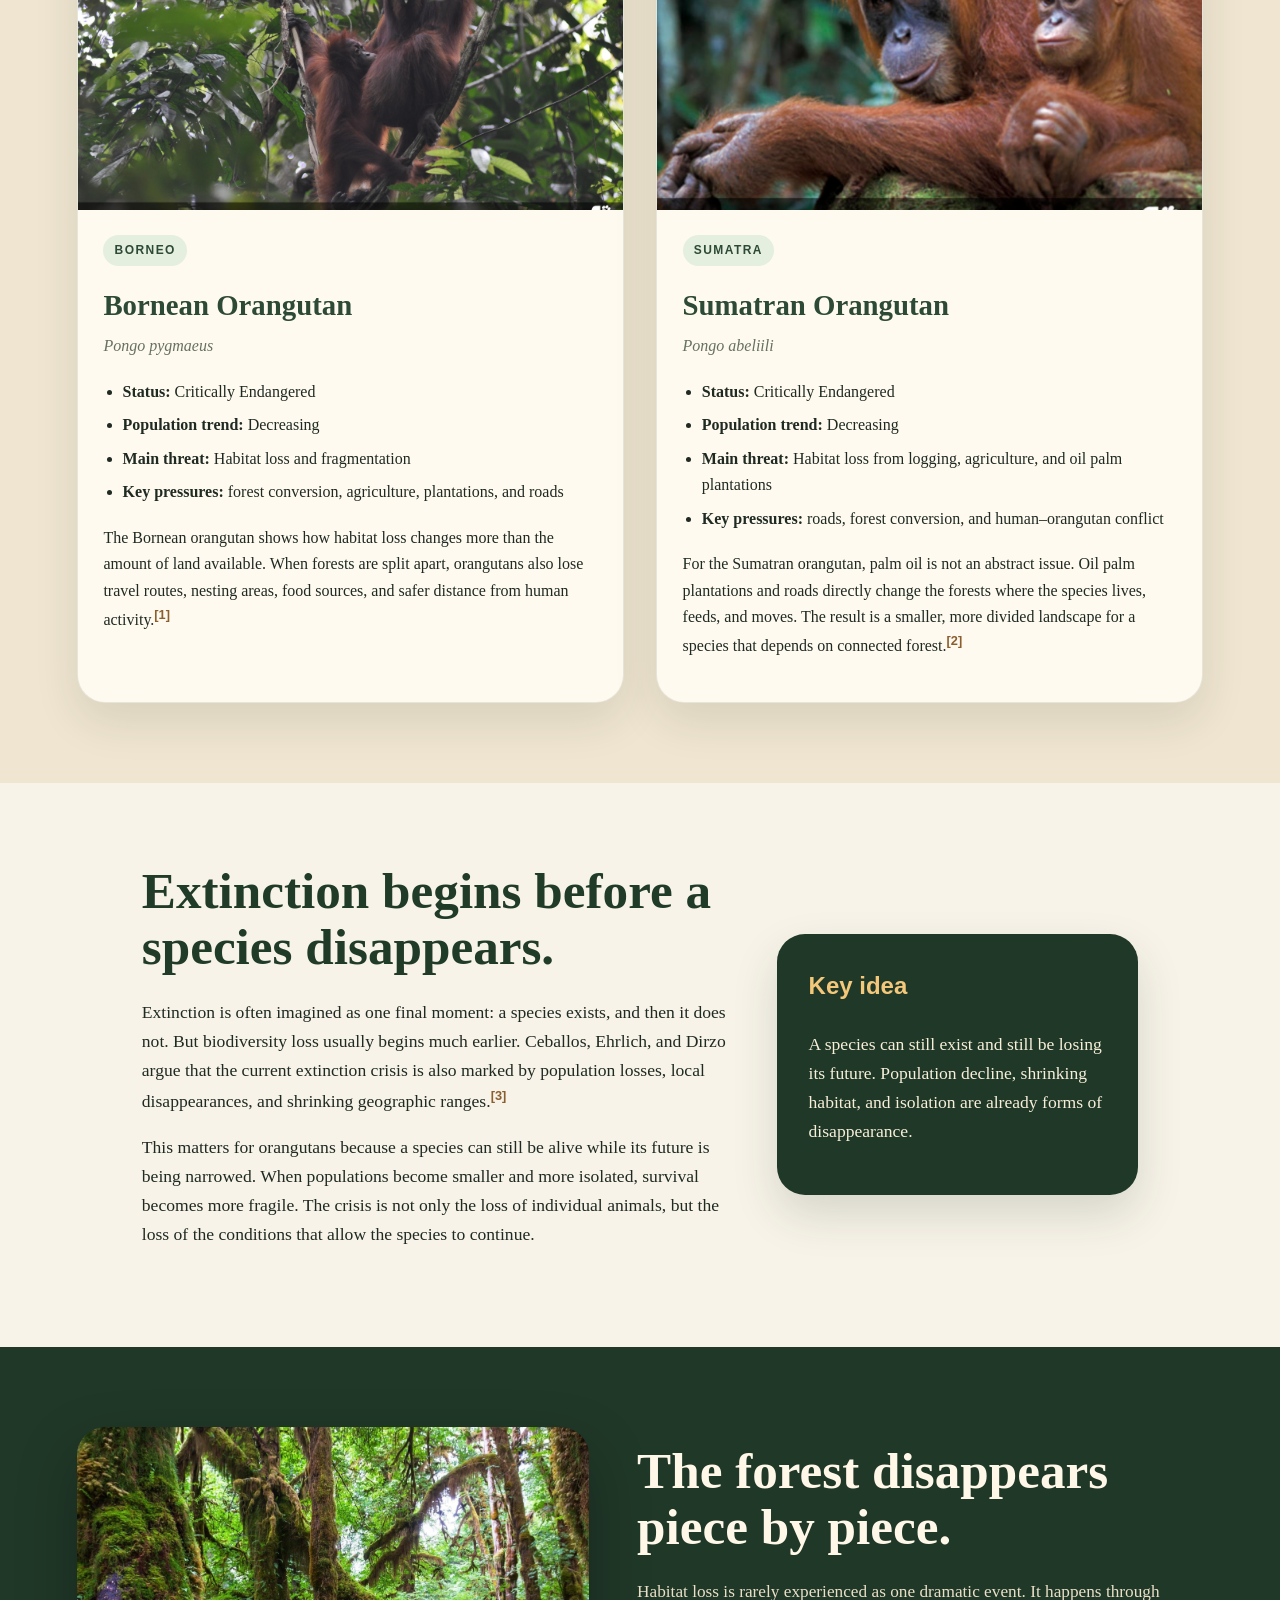
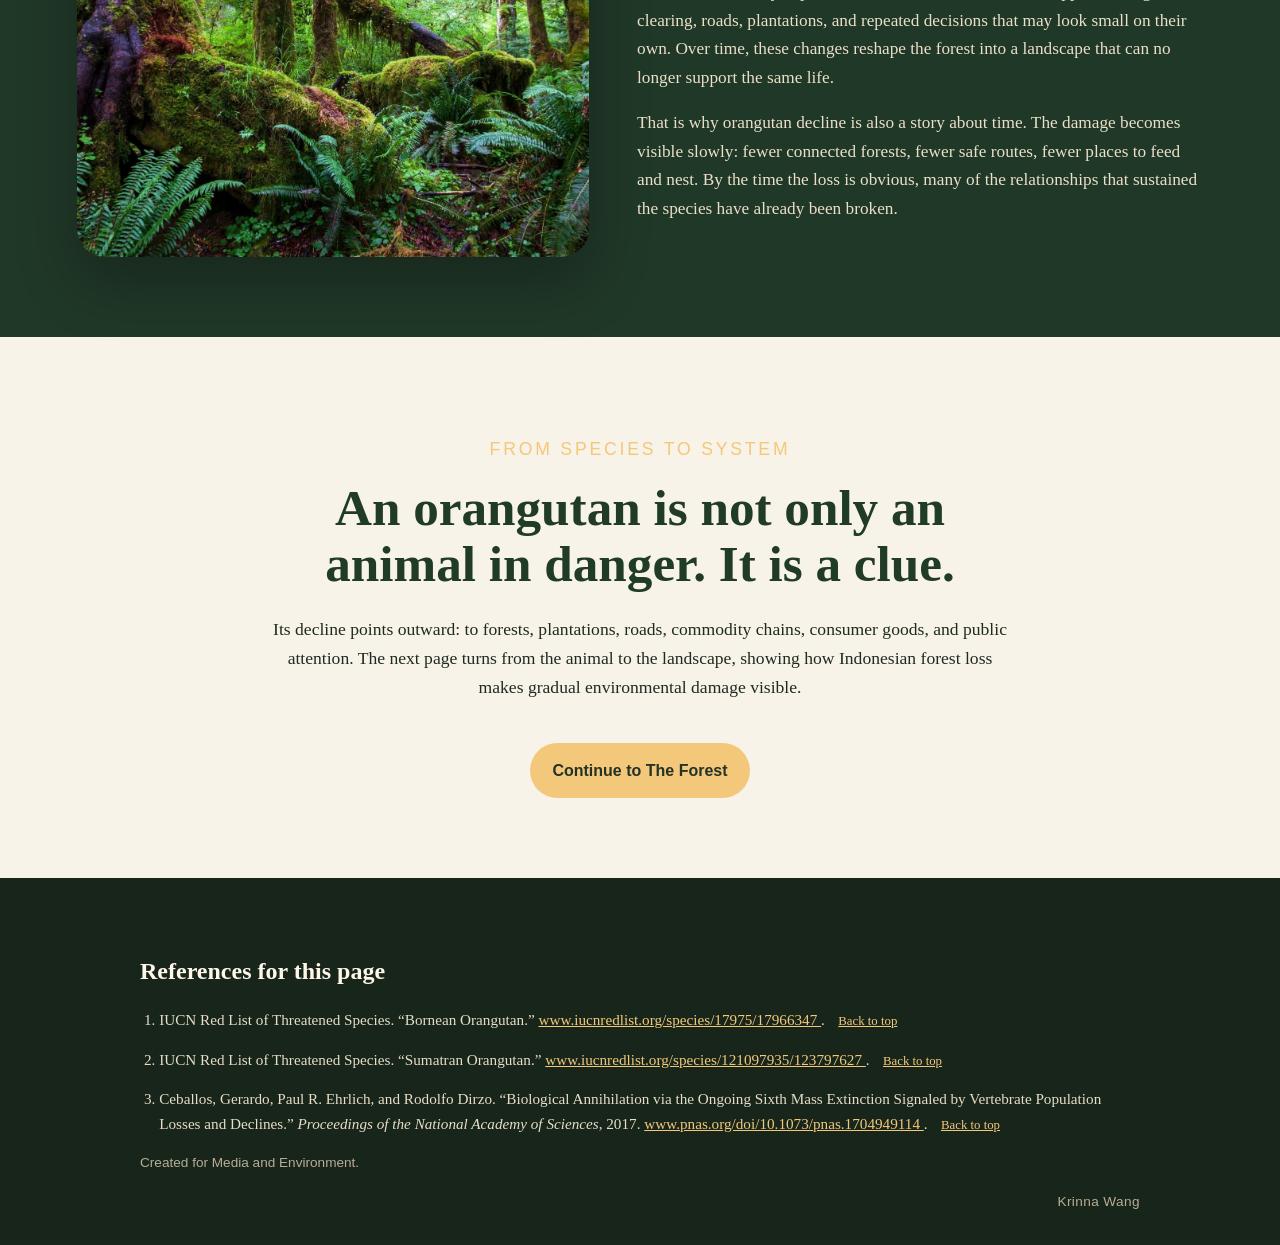
<file: species.html>
<!DOCTYPE html>
<html lang="en">

<head>
    <meta charset="UTF-8">
    <meta name="viewport" content="width=device-width, initial-scale=1.0">
    <title>The Orangutan | From Home to Rainforest</title>
    <link rel="stylesheet" href="style.css">
</head>

<body>

    <header>
        <a class="site-title" href="index.html">From Home to Rainforest</a>

        <nav>
            <ul>
                <li><a href="index.html">Start</a></li>
                <li><a class="active" href="species.html">The Orangutan</a></li>
                <li><a href="forest.html">The Forest</a></li>
                <li><a href="supply.html">The Product</a></li>
                <li><a href="action.html">What Now?</a></li>
            </ul>
        </nav>
    </header>

    <main>

        <!-- PAGE HERO -->
        <section class="page-hero species-hero">
            <div class="page-hero-text">
                <p class="eyebrow">The species behind the supply chain</p>
                <h1>The orangutan is not disappearing all at once.</h1>
                <p>
                    Forest by forest, orangutans are being pushed into smaller and more fragmented habitats.
                    Their decline begins long before extinction becomes final.
                </p>
            </div>

            <figure class="page-hero-image">
                <img src="orangutan-portrait.jpg" alt="An orangutan looking toward the camera.">
                <figcaption>
                    Orangutans are often remembered for their faces, but their survival depends on the forests behind them.
                </figcaption>
            </figure>
        </section>


        <!-- INTRO ANALYSIS -->
        <section class="narrow-section">
            <h2>Why begin with orangutans?</h2>

            <p>
                Orangutans are familiar enough to invite care, but specific enough to keep this project focused.
                Their story brings biodiversity loss down to a scale that can be seen: one species, two islands,
                and a shrinking rainforest habitat connected to global demand for palm oil.
            </p>

            <p>
                The IUCN Red List classifies both the Bornean orangutan and the Sumatran orangutan as
                <strong>Critically Endangered</strong>.<a class="citation" href="#ref1">[1]</a>
                <a class="citation" href="#ref2">[2]</a>
                This status is not just a warning about the future. It describes a crisis already underway:
                declining populations, fragmented habitats, and growing pressure from land-use change.
            </p>
        </section>


        <!-- SPECIES PROFILE CARDS -->
        <section class="species-profiles">
            <h2>Two critically endangered species</h2>

            <div class="species-grid">

                <article class="species-card">
                    <img src="bornean-orangutan.jpg" alt="A Bornean orangutan resting in the forest.">

                    <div class="species-card-content">
                        <p class="tag">Borneo</p>
                        <h3>Bornean Orangutan</h3>
                        <p class="scientific-name"><em>Pongo pygmaeus</em></p>

                        <ul>
                            <li><strong>Status:</strong> Critically Endangered</li>
                            <li><strong>Population trend:</strong> Decreasing</li>
                            <li><strong>Main threat:</strong> Habitat loss and fragmentation</li>
                            <li><strong>Key pressures:</strong> forest conversion, agriculture, plantations, and roads</li>
                        </ul>

                        <p>
                            The Bornean orangutan shows how habitat loss changes more than the amount of land available.
                            When forests are split apart, orangutans also lose travel routes, nesting areas, food sources,
                            and safer distance from human activity.<a class="citation" href="#ref1">[1]</a>
                        </p>
                    </div>
                </article>


                <article class="species-card">
                    <img src="sumatran-orangutan.jpg" alt="A Sumatran orangutan in the rainforest canopy.">

                    <div class="species-card-content">
                        <p class="tag">Sumatra</p>
                        <h3>Sumatran Orangutan</h3>
                        <p class="scientific-name"><em>Pongo abeliili</em></p>

                        <ul>
                            <li><strong>Status:</strong> Critically Endangered</li>
                            <li><strong>Population trend:</strong> Decreasing</li>
                            <li><strong>Main threat:</strong> Habitat loss from logging, agriculture, and oil palm plantations</li>
                            <li><strong>Key pressures:</strong> roads, forest conversion, and human–orangutan conflict</li>
                        </ul>

                        <p>
                            For the Sumatran orangutan, palm oil is not an abstract issue. Oil palm plantations and roads
                            directly change the forests where the species lives, feeds, and moves. The result is a smaller,
                            more divided landscape for a species that depends on connected forest.<a class="citation" href="#ref2">[2]</a>
                        </p>
                    </div>
                </article>

            </div>
        </section>


        <!-- BIOLOGICAL ANNIHILATION SECTION -->
        <section class="split-section">
            <div>
                <h2>Extinction begins before a species disappears.</h2>

                <p>
                    Extinction is often imagined as one final moment: a species exists, and then it does not.
                    But biodiversity loss usually begins much earlier. Ceballos, Ehrlich, and Dirzo argue that
                    the current extinction crisis is also marked by population losses, local disappearances,
                    and shrinking geographic ranges.<a class="citation" href="#ref3">[3]</a>
                </p>

                <p>
                    This matters for orangutans because a species can still be alive while its future is being narrowed.
                    When populations become smaller and more isolated, survival becomes more fragile. The crisis is not
                    only the loss of individual animals, but the loss of the conditions that allow the species to continue.
                </p>
            </div>

            <aside class="insight-box">
                <h3>Key idea</h3>
                <p>
                    A species can still exist and still be losing its future. Population decline, shrinking habitat,
                    and isolation are already forms of disappearance.
                </p>
            </aside>
        </section>


        <!-- HABITAT AND SLOW VIOLENCE -->
        <section class="image-analysis-section">
            <figure>
                <img src="orangutan-habitat.jpg" alt="Rainforest habitat in Southeast Asia.">
            </figure>

            <div>
                <h2>The forest disappears piece by piece.</h2>

                <p>
                    Habitat loss is rarely experienced as one dramatic event. It happens through clearing, roads,
                    plantations, and repeated decisions that may look small on their own. Over time, these changes
                    reshape the forest into a landscape that can no longer support the same life.
                </p>

                <p>
                    That is why orangutan decline is also a story about time. The damage becomes visible slowly:
                    fewer connected forests, fewer safe routes, fewer places to feed and nest. By the time the loss
                    is obvious, many of the relationships that sustained the species have already been broken.
                </p>
            </div>
        </section>


        <!-- REFLECTION / TRANSITION -->
        <section class="closing-panel">
            <p class="eyebrow">From species to system</p>
            <h2>An orangutan is not only an animal in danger. It is a clue.</h2>

            <p>
                Its decline points outward: to forests, plantations, roads, commodity chains, consumer goods,
                and public attention. The next page turns from the animal to the landscape, showing how
                Indonesian forest loss makes gradual environmental damage visible.
            </p>

            <a class="button" href="forest.html">Continue to The Forest</a>
        </section>

    </main>


    <footer>
        <section class="footnotes">
            <h2>References for this page</h2>

            <ol>
                <li id="ref1">
                    IUCN Red List of Threatened Species. “Bornean Orangutan.”
                    <a href="https://www.iucnredlist.org/species/17975/17966347" target="_blank">
                        www.iucnredlist.org/species/17975/17966347
                    </a>.
                    <a class="back-link" href="#">Back to top</a>
                </li>

                <li id="ref2">
                    IUCN Red List of Threatened Species. “Sumatran Orangutan.”
                    <a href="https://www.iucnredlist.org/species/121097935/123797627" target="_blank">
                        www.iucnredlist.org/species/121097935/123797627
                    </a>.
                    <a class="back-link" href="#">Back to top</a>
                </li>

                <li id="ref3">
                    Ceballos, Gerardo, Paul R. Ehrlich, and Rodolfo Dirzo.
                    “Biological Annihilation via the Ongoing Sixth Mass Extinction Signaled by Vertebrate Population Losses and Declines.”
                    <em>Proceedings of the National Academy of Sciences</em>, 2017.
                    <a href="https://www.pnas.org/doi/10.1073/pnas.1704949114" target="_blank">
                        www.pnas.org/doi/10.1073/pnas.1704949114
                    </a>.
                    <a class="back-link" href="#">Back to top</a>
                </li>
            </ol>
        </section>

        <p class="footer-note">Created for Media and Environment.</p>
        <p class="page-credit">Krinna Wang</p>
    </footer>

</body>
</html>
</file>
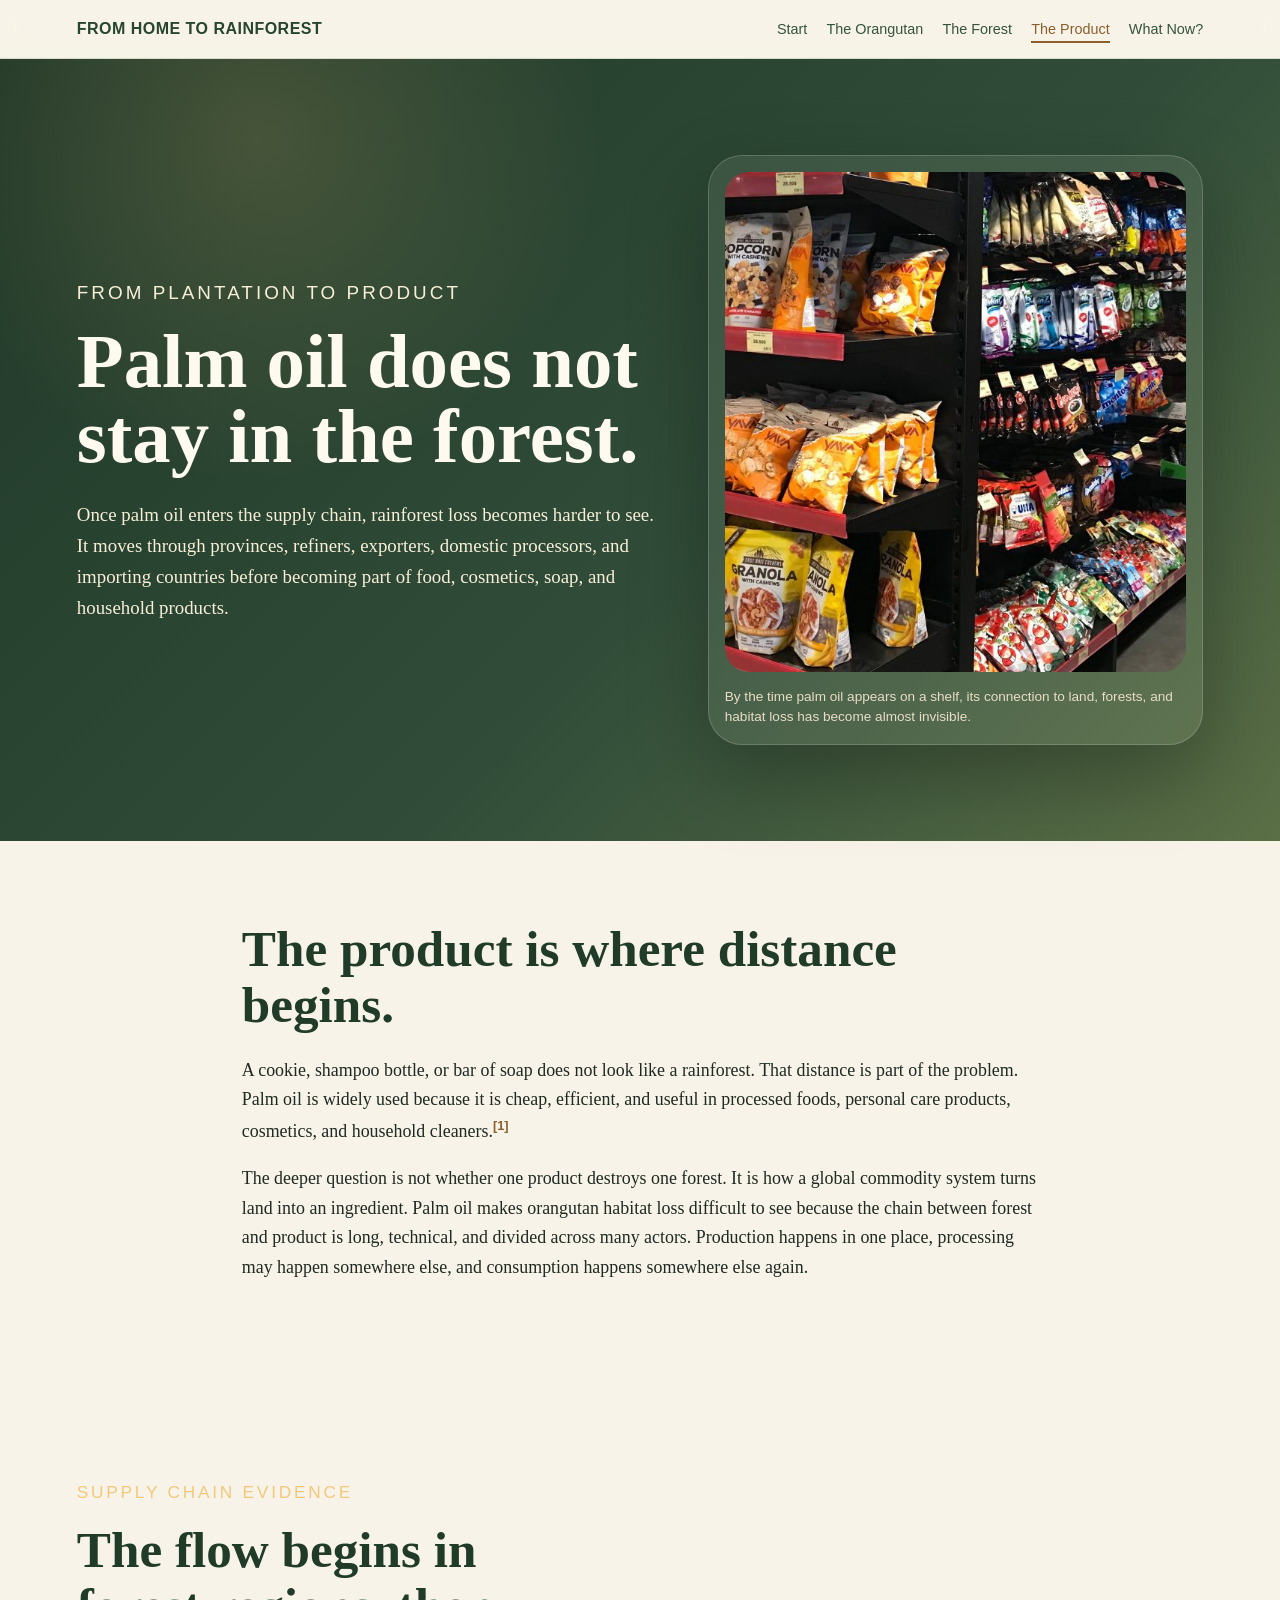
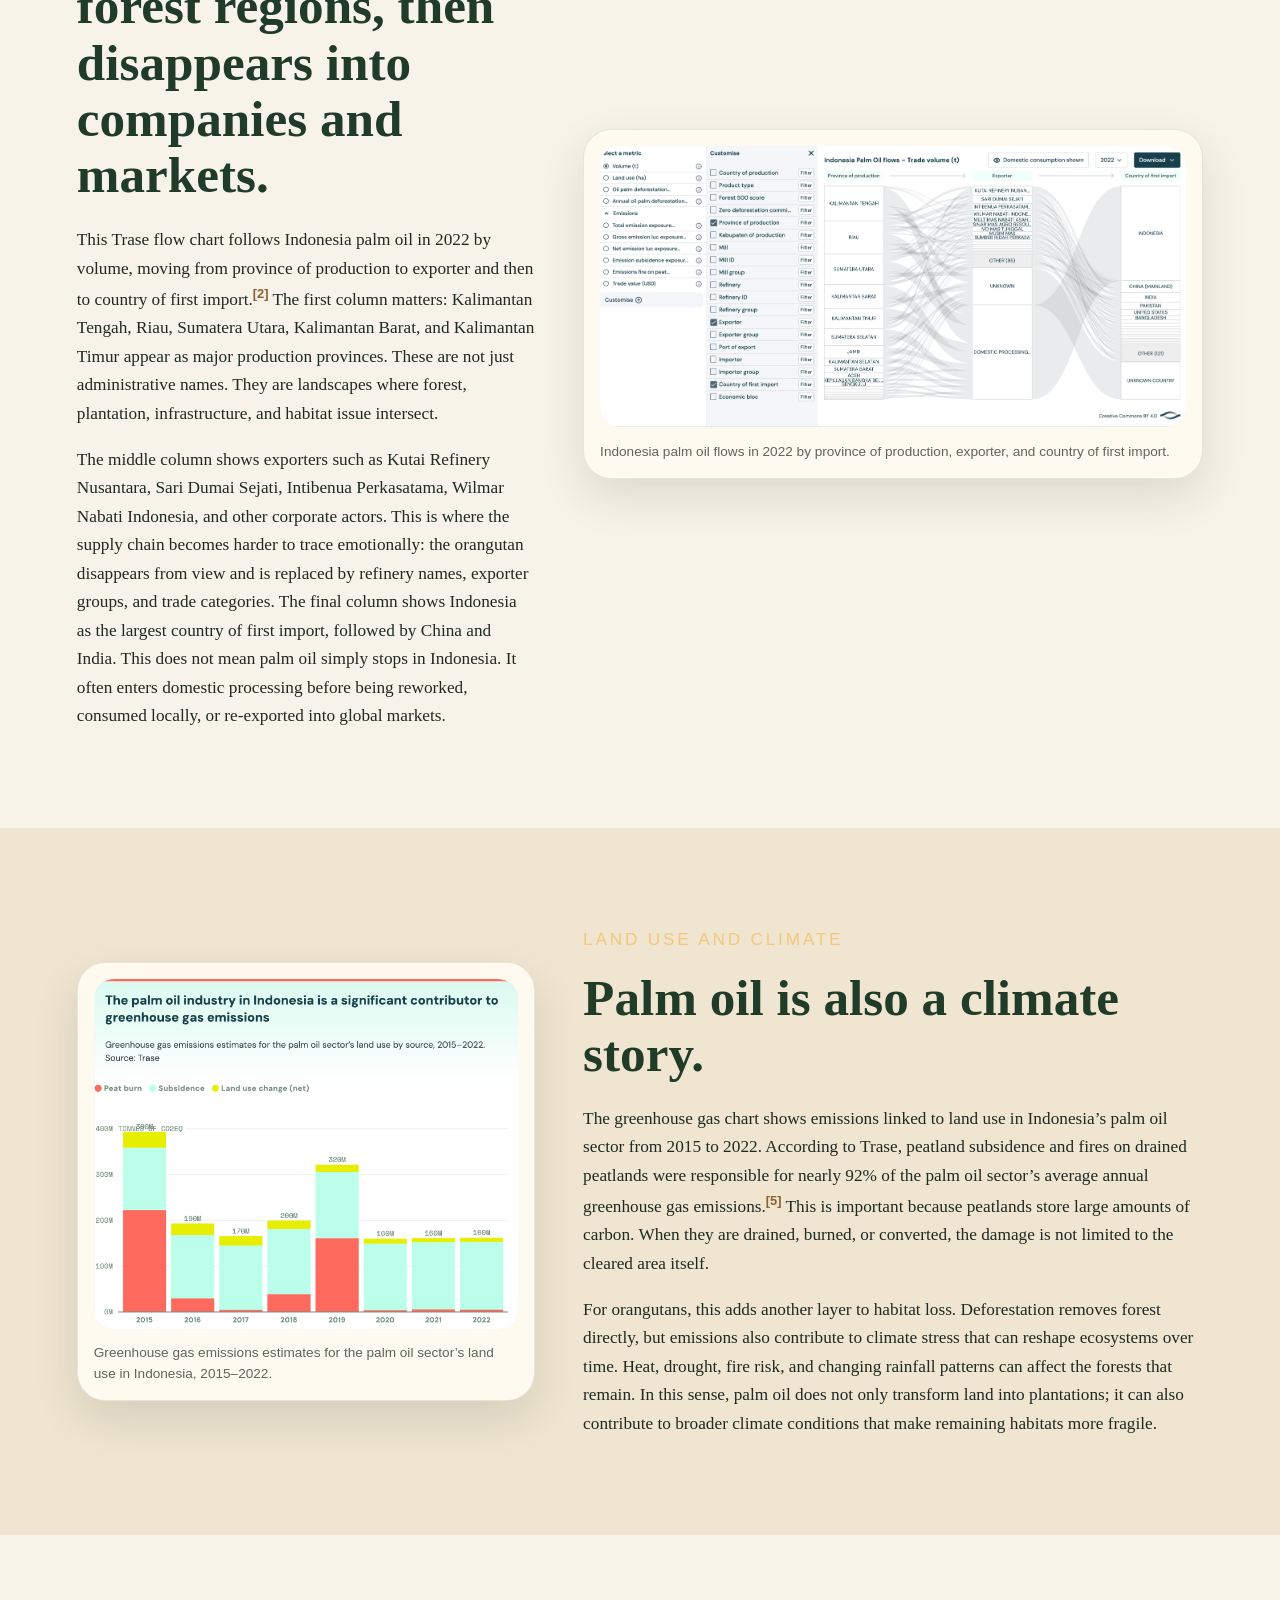
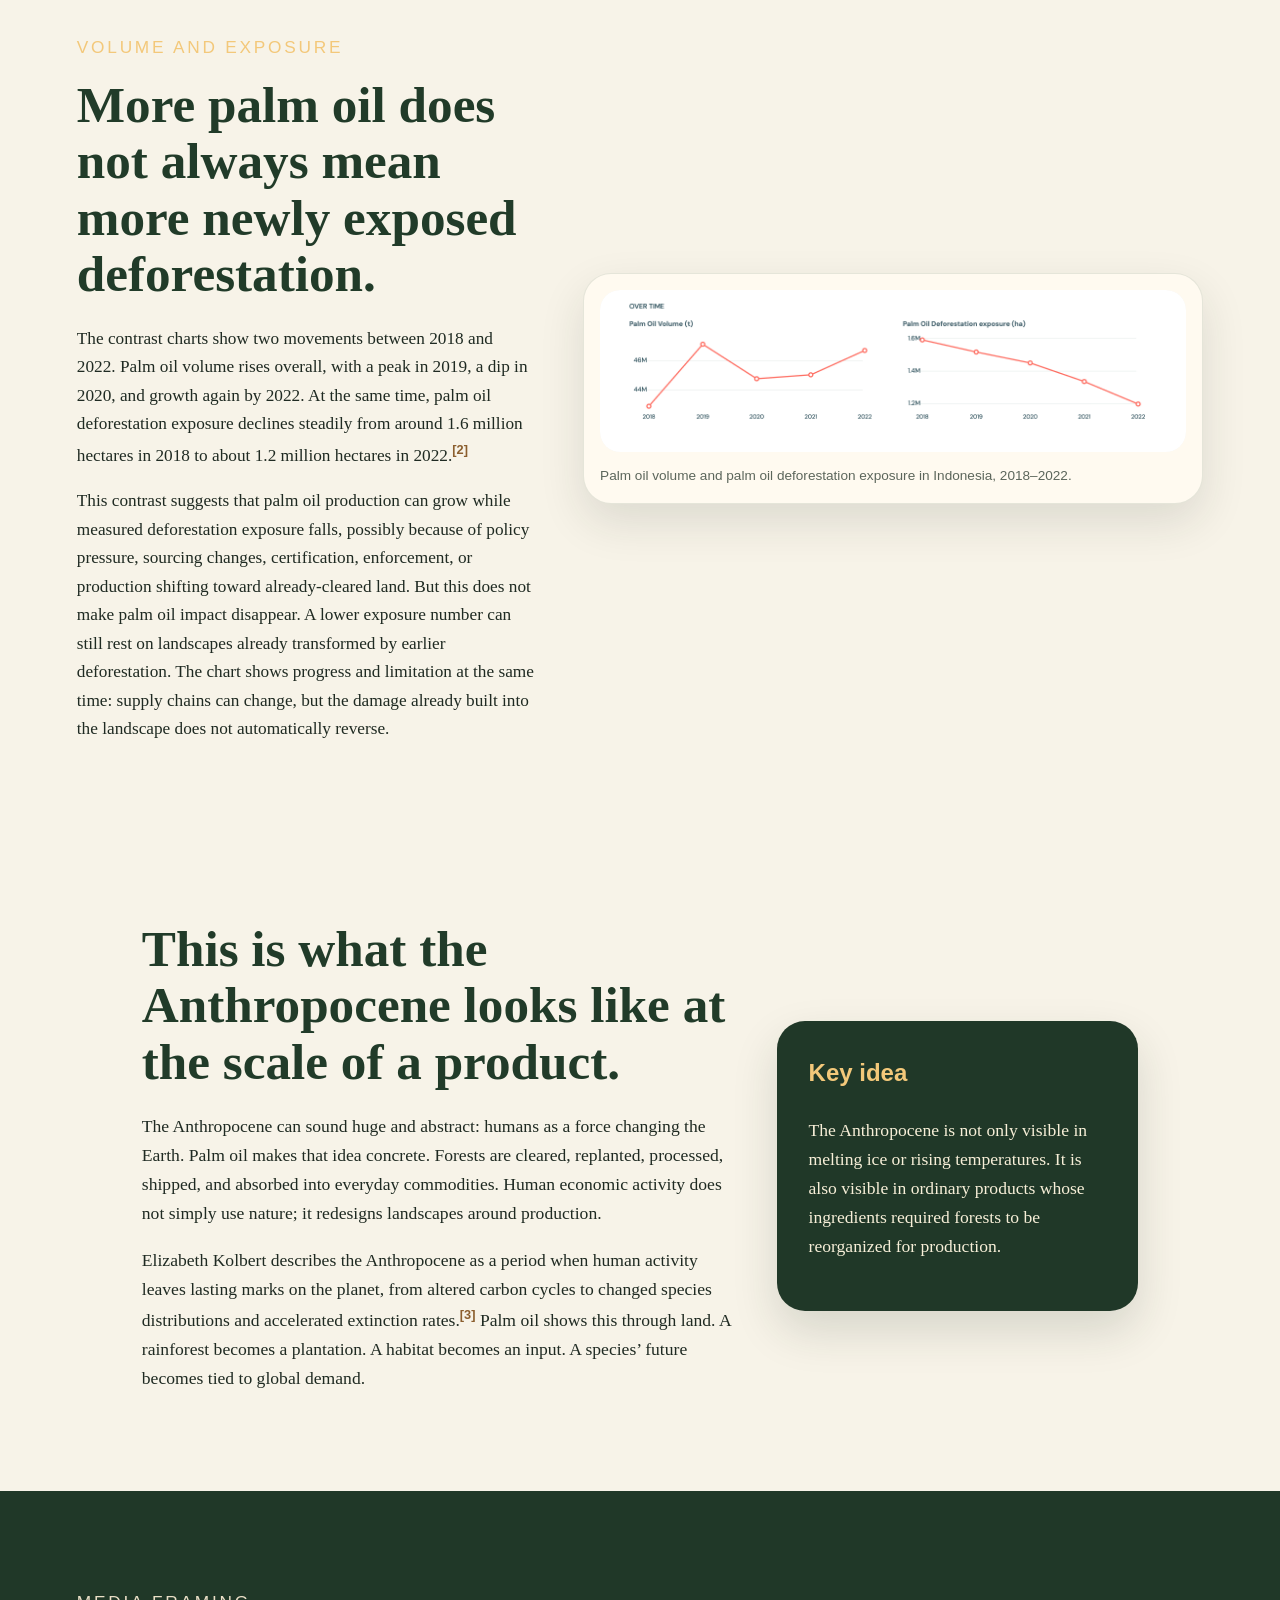
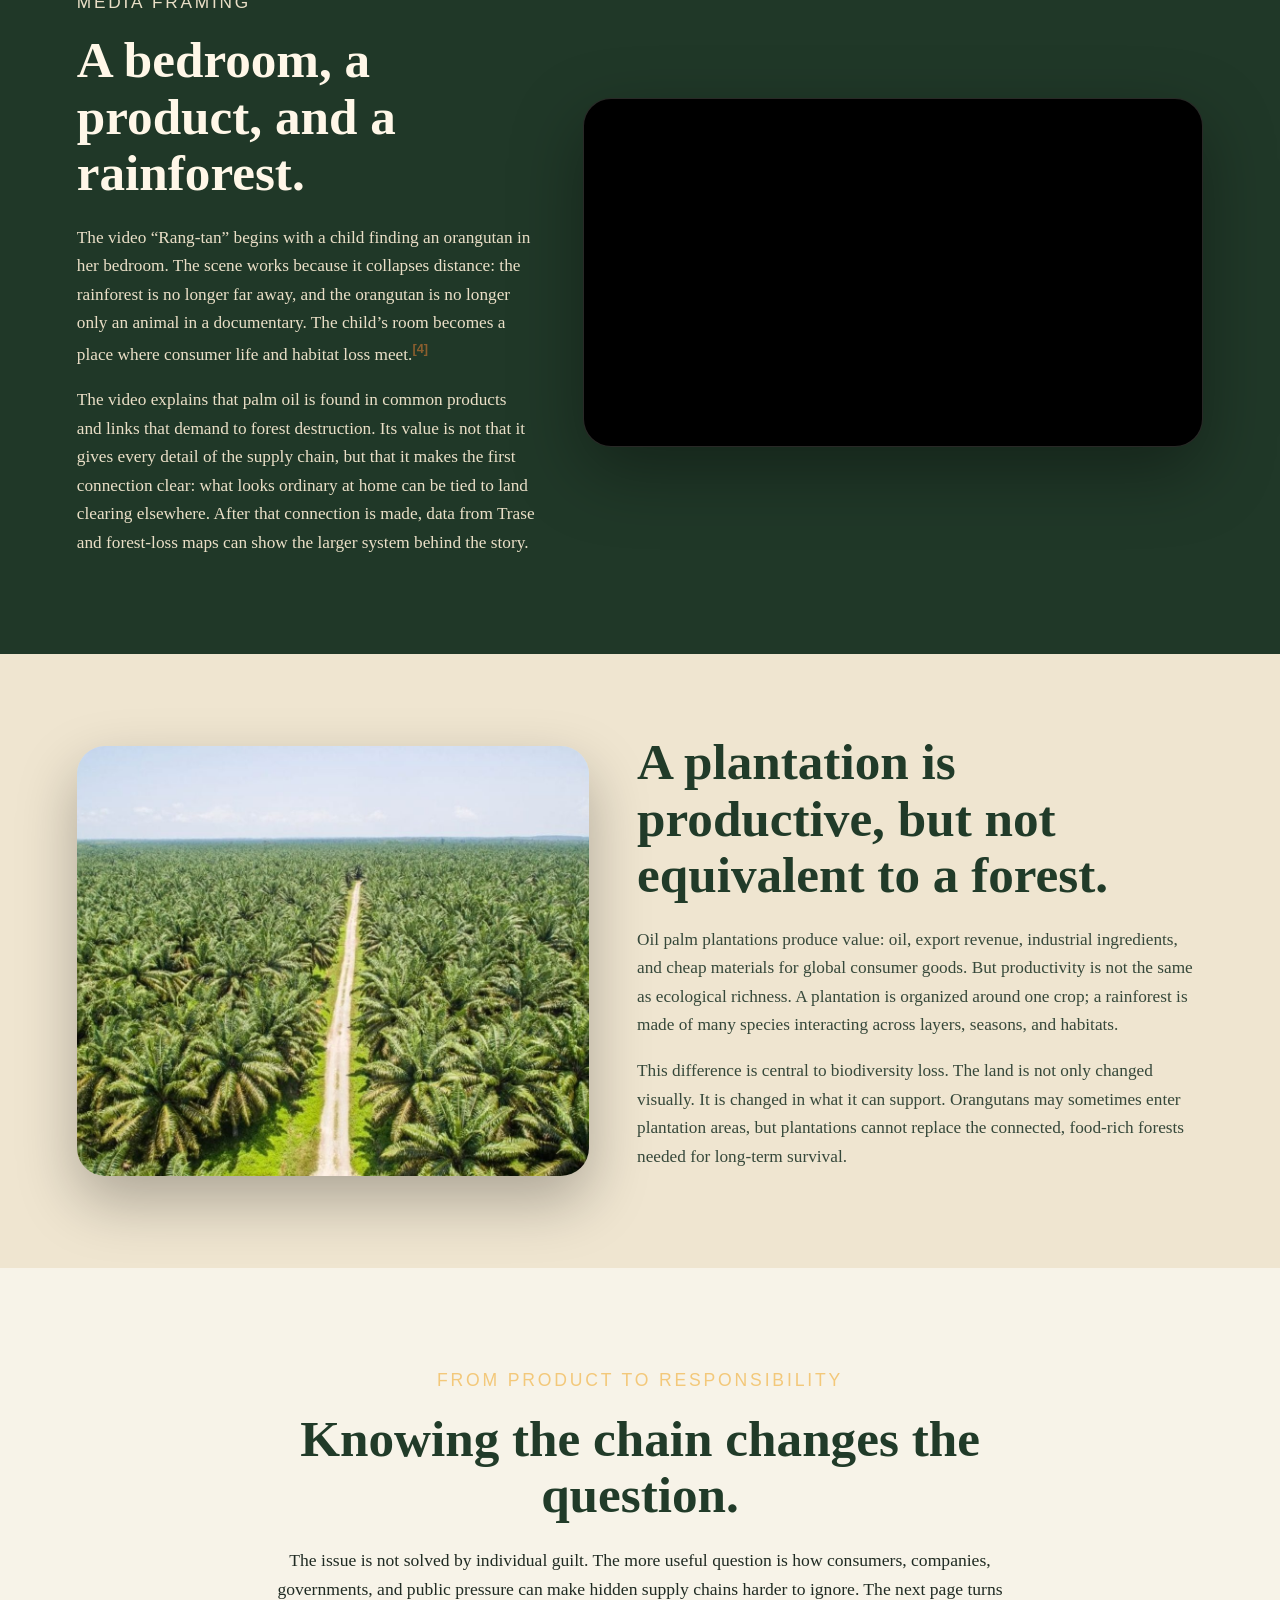
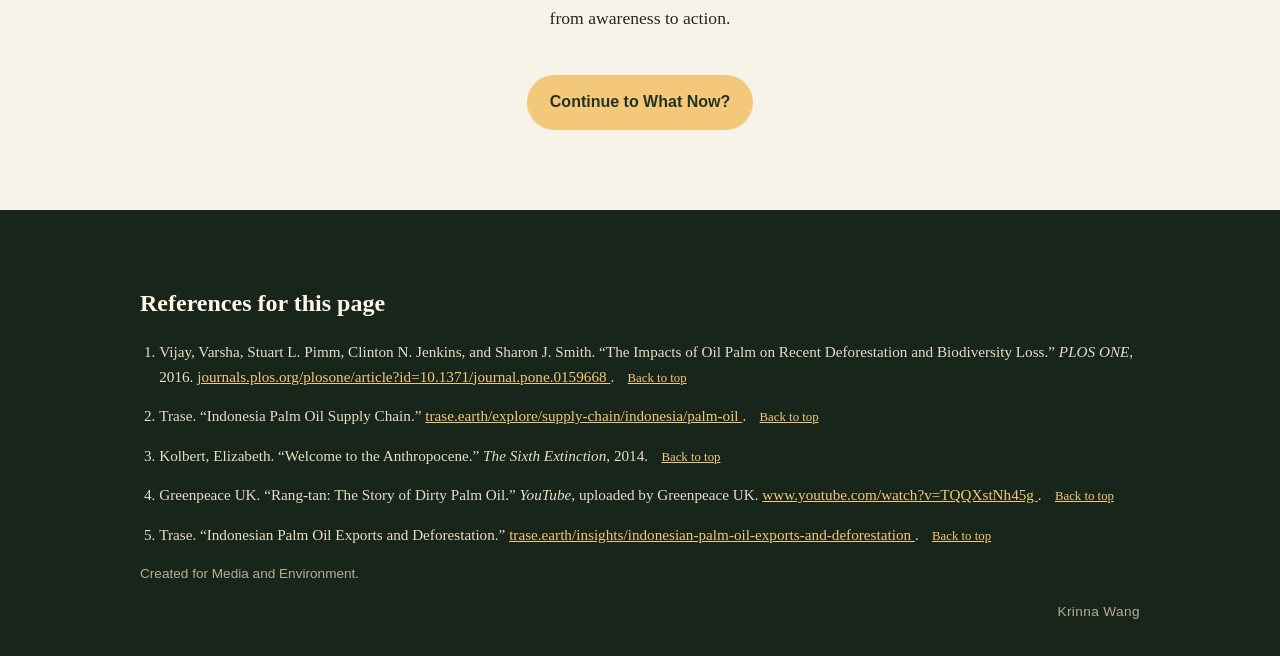
<file: supply.html>
<!DOCTYPE html>
<html lang="en">

<head>
    <meta charset="UTF-8">
    <meta name="viewport" content="width=device-width, initial-scale=1.0">
    <title>The Product | From Home to Rainforest</title>
    <link rel="stylesheet" href="style.css">
</head>

<body>

    <header>
        <a class="site-title" href="index.html">From Home to Rainforest</a>

        <nav>
            <ul>
                <li><a href="index.html">Start</a></li>
                <li><a href="species.html">The Orangutan</a></li>
                <li><a href="forest.html">The Forest</a></li>
                <li><a class="active" href="supply.html">The Product</a></li>
                <li><a href="action.html">What Now?</a></li>
            </ul>
        </nav>
    </header>

    <main>

        <!-- PAGE HERO -->
        <section class="page-hero product-hero">
            <div class="page-hero-text">
                <p class="eyebrow">From plantation to product</p>
                <h1>Palm oil does not stay in the forest.</h1>
                <p>
                    Once palm oil enters the supply chain, rainforest loss becomes harder to see. It moves through provinces,
                    refiners, exporters, domestic processors, and importing countries before becoming part of food, cosmetics,
                    soap, and household products.
                </p>
            </div>

            <figure class="page-hero-image">
                <img src="product-hero.jpg" alt="A supermarket shelf with packaged products that may contain palm oil.">
                <figcaption>
                    By the time palm oil appears on a shelf, its connection to land, forests, and habitat loss has become almost invisible.
                </figcaption>
            </figure>
        </section>


        <!-- INTRO -->
        <section class="narrow-section">
            <h2>The product is where distance begins.</h2>

            <p>
                A cookie, shampoo bottle, or bar of soap does not look like a rainforest. That distance is part of the problem.
                Palm oil is widely used because it is cheap, efficient, and useful in processed foods, personal care products,
                cosmetics, and household cleaners.<a class="citation" href="#ref1">[1]</a>
            </p>

            <p>
                The deeper question is not whether one product destroys one forest. It is how a global commodity system turns
                land into an ingredient. Palm oil makes orangutan habitat loss difficult to see because the chain between forest
                and product is long, technical, and divided across many actors. Production happens in one place, processing may
                happen somewhere else, and consumption happens somewhere else again.
            </p>
        </section>


        <!-- TRASE MAIN CHART -->
        <section class="data-feature supply-data-feature">
            <div class="data-text">
                <p class="eyebrow">Supply chain evidence</p>
                <h2>The flow begins in forest regions, then disappears into companies and markets.</h2>

                <p>
                    This Trase flow chart follows Indonesia palm oil in 2022 by volume, moving from province of production to
                    exporter and then to country of first import.<a class="citation" href="#ref2">[2]</a> The first column matters:
                    Kalimantan Tengah, Riau, Sumatera Utara, Kalimantan Barat, and Kalimantan Timur appear as major production
                    provinces. These are not just administrative names. They are landscapes where forest, plantation, infrastructure,
                    and habitat issue intersect.
                </p>

                <p>
                    The middle column shows exporters such as Kutai Refinery Nusantara, Sari Dumai Sejati, Intibenua Perkasatama,
                    Wilmar Nabati Indonesia, and other corporate actors. This is where the supply chain becomes harder to trace
                    emotionally: the orangutan disappears from view and is replaced by refinery names, exporter groups, and trade
                    categories. The final column shows Indonesia as the largest country of first import, followed by China and India.
                    This does not mean palm oil simply stops in Indonesia. It often enters domestic processing before being reworked,
                    consumed locally, or re-exported into global markets.
                </p>
            </div>

            <figure class="data-image trase-main-image">
                <img src="trase-mainchart.jpg" alt="Trase Sankey diagram showing Indonesia palm oil flows by province of production, exporter, and country of first import in 2022.">
                <figcaption>
                    Indonesia palm oil flows in 2022 by province of production, exporter, and country of first import.
                </figcaption>
            </figure>
        </section>


        <!-- TRASE GREENHOUSE GAS SECTION -->
        <section class="data-feature reverse-feature">
            <figure class="data-image">
                <img src="trase-greenhouse.jpg" alt="Chart showing greenhouse gas emissions estimates for Indonesia palm oil sector land use from 2015 to 2022.">
                <figcaption>
                    Greenhouse gas emissions estimates for the palm oil sector’s land use in Indonesia, 2015–2022.
                </figcaption>
            </figure>

            <div class="data-text">
                <p class="eyebrow">Land use and climate</p>
                <h2>Palm oil is also a climate story.</h2>

                <p>
                    The greenhouse gas chart shows emissions linked to land use in Indonesia’s palm oil sector from 2015 to
                    2022. According to Trase, peatland subsidence and fires on drained peatlands were responsible for nearly
                    92% of the palm oil sector’s average annual greenhouse gas emissions.<a class="citation" href="#ref5">[5]</a>
                    This is important because peatlands store large amounts of carbon. When they are drained, burned, or converted,
                    the damage is not limited to the cleared area itself.
                </p>

                <p>
                    For orangutans, this adds another layer to habitat loss. Deforestation removes forest directly, but emissions
                    also contribute to climate stress that can reshape ecosystems over time. Heat, drought, fire risk, and changing
                    rainfall patterns can affect the forests that remain. In this sense, palm oil does not only transform land into
                    plantations; it can also contribute to broader climate conditions that make remaining habitats more fragile.
                </p>
            </div>
        </section>


        <!-- TRASE CONTRAST CHARTS -->
        <section class="data-feature supply-data-feature">
            <div class="data-text">
                <p class="eyebrow">Volume and exposure</p>
                <h2>More palm oil does not always mean more newly exposed deforestation.</h2>

                <p>
                    The contrast charts show two movements between 2018 and 2022. Palm oil volume rises overall, with a peak in
                    2019, a dip in 2020, and growth again by 2022. At the same time, palm oil deforestation exposure declines
                    steadily from around 1.6 million hectares in 2018 to about 1.2 million hectares in 2022.<a class="citation" href="#ref2">[2]</a>
                </p>

                <p>
                    This contrast suggests that palm oil production
                    can grow while measured deforestation exposure falls, possibly because of policy pressure, sourcing changes,
                    certification, enforcement, or production shifting toward already-cleared land. But this does not make palm oil
                    impact disappear. A lower exposure number can still rest on landscapes already transformed by earlier deforestation.
                    The chart shows progress and limitation at the same time: supply chains can change, but the damage already built
                    into the landscape does not automatically reverse.
                </p>
            </div>

            <figure class="data-image">
                <img src="trase-contractcharts.jpg" alt="Two line charts comparing Indonesia palm oil volume and palm oil deforestation exposure from 2018 to 2022.">
                <figcaption>
                    Palm oil volume and palm oil deforestation exposure in Indonesia, 2018–2022.
                </figcaption>
            </figure>
        </section>


        <!-- ANTHROPOCENE SECTION -->
        <section class="split-section">
            <div>
                <h2>This is what the Anthropocene looks like at the scale of a product.</h2>

                <p>
                    The Anthropocene can sound huge and abstract: humans as a force changing the Earth. Palm oil makes that idea
                    concrete. Forests are cleared, replanted, processed, shipped, and absorbed into everyday commodities. Human
                    economic activity does not simply use nature; it redesigns landscapes around production.
                </p>

                <p>
                    Elizabeth Kolbert describes the Anthropocene as a period when human activity leaves lasting marks on the planet,
                    from altered carbon cycles to changed species distributions and accelerated extinction rates.<a class="citation" href="#ref3">[3]</a>
                    Palm oil shows this through land. A rainforest becomes a plantation. A habitat becomes an input. A species’
                    future becomes tied to global demand.
                </p>
            </div>

            <aside class="insight-box">
                <h3>Key idea</h3>
                <p>
                    The Anthropocene is not only visible in melting ice or rising temperatures. It is also visible in ordinary
                    products whose ingredients required forests to be reorganized for production.
                </p>
            </aside>
        </section>


        <!-- VIDEO SECTION -->
        <section class="video-section">
            <div class="video-text">
                <p class="eyebrow">Media framing</p>
                <h2>A bedroom, a product, and a rainforest.</h2>

                <p>
                    The video “Rang-tan” begins with a child finding an orangutan in her bedroom. The scene works because it
                    collapses distance: the rainforest is no longer far away, and the orangutan is no longer only an animal in
                    a documentary. The child’s room becomes a place where consumer life and habitat loss meet.<a class="citation" href="#ref4">[4]</a>
                </p>

                <p>
                    The video explains that palm oil is found in common products and links that demand to forest destruction.
                    Its value is not that it gives every detail of the supply chain, but that it makes the first connection clear:
                    what looks ordinary at home can be tied to land clearing elsewhere. After that connection is made, data from
                    Trase and forest-loss maps can show the larger system behind the story.
                </p>
            </div>

            <div class="video-wrapper">
                <iframe 
                    src="https://www.youtube.com/embed/TQQXstNh45g"
                    title="Rang-tan: the story of dirty palm oil"
                    allow="accelerometer; autoplay; clipboard-write; encrypted-media; gyroscope; picture-in-picture; web-share"
                    allowfullscreen>
                </iframe>
            </div>
        </section>


        <!-- PALM OIL LANDSCAPE -->
        <section class="image-analysis-section palm-plantation-section">
            <figure>
                <img src="oil-palm-plantation.jpg" alt="Rows of oil palm trees in a plantation landscape.">
            </figure>

            <div>
                <h2>A plantation is productive, but not equivalent to a forest.</h2>

                <p>
                    Oil palm plantations produce value: oil, export revenue, industrial ingredients, and cheap materials for global
                    consumer goods. But productivity is not the same as ecological richness. A plantation is organized around one
                    crop; a rainforest is made of many species interacting across layers, seasons, and habitats.
                </p>

                <p>
                    This difference is central to biodiversity loss. The land is not only changed visually. It is changed in what
                    it can support. Orangutans may sometimes enter plantation areas, but plantations cannot replace the connected,
                    food-rich forests needed for long-term survival.
                </p>
            </div>
        </section>


        <!-- TRANSITION -->
        <section class="closing-panel">
            <p class="eyebrow">From product to responsibility</p>
            <h2>Knowing the chain changes the question.</h2>

            <p>
                The issue is not solved by individual guilt. The more useful question is how consumers, companies, governments,
                and public pressure can make hidden supply chains harder to ignore. The next page turns from awareness to action.
            </p>

            <a class="button" href="action.html">Continue to What Now?</a>
        </section>

    </main>


    <footer>
        <section class="footnotes">
            <h2>References for this page</h2>

            <ol>
                <li id="ref1">
                    Vijay, Varsha, Stuart L. Pimm, Clinton N. Jenkins, and Sharon J. Smith.
                    “The Impacts of Oil Palm on Recent Deforestation and Biodiversity Loss.”
                    <em>PLOS ONE</em>, 2016.
                    <a href="https://journals.plos.org/plosone/article?id=10.1371/journal.pone.0159668" target="_blank">
                        journals.plos.org/plosone/article?id=10.1371/journal.pone.0159668
                    </a>.
                    <a class="back-link" href="#">Back to top</a>
                </li>

                <li id="ref2">
                    Trase.
                    “Indonesia Palm Oil Supply Chain.”
                    <a href="https://trase.earth/explore/supply-chain/indonesia/palm-oil?chartType=sankey&year=2022&indicator=volume&dimension=province_of_production&dimension=mill_group&dimension=exporter&dimension=country_of_first_import&hideDomestic=false" target="_blank">
                        trase.earth/explore/supply-chain/indonesia/palm-oil
                    </a>.
                    <a class="back-link" href="#">Back to top</a>
                </li>

                <li id="ref3">
                    Kolbert, Elizabeth.
                    “Welcome to the Anthropocene.”
                    <em>The Sixth Extinction</em>, 2014.
                    <a class="back-link" href="#">Back to top</a>
                </li>

                <li id="ref4">
                    Greenpeace UK.
                    “Rang-tan: The Story of Dirty Palm Oil.”
                    <em>YouTube</em>, uploaded by Greenpeace UK.
                    <a href="https://www.youtube.com/watch?v=TQQXstNh45g" target="_blank">
                        www.youtube.com/watch?v=TQQXstNh45g
                    </a>.
                    <a class="back-link" href="#">Back to top</a>
                </li>

                <li id="ref5">
                    Trase.
                    “Indonesian Palm Oil Exports and Deforestation.”
                    <a href="https://trase.earth/insights/indonesian-palm-oil-exports-and-deforestation" target="_blank">
                        trase.earth/insights/indonesian-palm-oil-exports-and-deforestation
                    </a>.
                    <a class="back-link" href="#">Back to top</a>
                </li>
            </ol>
        </section>

        <p class="footer-note">Created for Media and Environment.</p>
        <p class="page-credit">Krinna Wang</p>
    </footer>

</body>
</html>
</file>
<file: style.css>
/* =========================
   GLOBAL STYLE
========================= */

* {
    box-sizing: border-box;
}

html {
    scroll-behavior: smooth;
}

body {
    margin: 0;
    font-family: Georgia, "Times New Roman", serif;
    background: #f7f3e8;
    color: #1f2a22;
    line-height: 1.65;
}

img {
    max-width: 100%;
    display: block;
}

a {
    color: inherit;
    text-decoration: none;
}

/* =========================
   HEADER / NAVIGATION
========================= */

header {
    position: sticky;
    top: 0;
    z-index: 1000;
    background: rgba(247, 243, 232, 0.92);
    backdrop-filter: blur(10px);
    border-bottom: 1px solid rgba(45, 74, 54, 0.15);
    padding: 1rem 6%;
    display: flex;
    justify-content: space-between;
    align-items: center;
}

.site-title {
    font-family: Arial, Helvetica, sans-serif;
    font-weight: 800;
    letter-spacing: 0.03em;
    color: #27452f;
    font-size: 1rem;
    text-transform: uppercase;
}

nav ul {
    list-style: none;
    display: flex;
    gap: 1.2rem;
    padding: 0;
    margin: 0;
}

nav a {
    font-family: Arial, Helvetica, sans-serif;
    font-size: 0.9rem;
    color: #35533c;
    padding-bottom: 0.25rem;
    border-bottom: 2px solid transparent;
    transition: all 0.25s ease;
}

nav a:hover {
    color: #8b5e2e;
    border-bottom: 2px solid #8b5e2e;
}

/* =========================
   HERO
========================= */

.hero {
    min-height: 86vh;
    padding: 6rem 6%;
    display: grid;
    grid-template-columns: 1.05fr 0.95fr;
    gap: 3rem;
    align-items: center;
    background:
        radial-gradient(circle at 15% 15%, rgba(243, 200, 122, 0.18), transparent 30%),
        linear-gradient(135deg, #203828 0%, #314d39 55%, #4e6a48 100%);
    color: #fffaf0;
}

.hero-text {
    max-width: 760px;
}

.eyebrow {
    font-family: Arial, Helvetica, sans-serif;
    text-transform: uppercase;
    letter-spacing: 0.16em;
    font-size: 0.8rem;
    color: #f3c87a;
    margin-bottom: 1rem;
}

.hero h1 {
    font-size: clamp(3rem, 7vw, 6.4rem);
    line-height: 0.95;
    margin: 0 0 1.5rem;
    max-width: 900px;
}

.hero p {
    font-size: 1.25rem;
    max-width: 680px;
    color: #f7efd8;
}

.button {
    display: inline-block;
    margin-top: 1.5rem;
    background: #f3c87a;
    color: #243326;
    font-family: Arial, Helvetica, sans-serif;
    font-weight: 700;
    padding: 0.9rem 1.4rem;
    border-radius: 999px;
    transition: all 0.25s ease;
}

.button:hover {
    background: #fff0bd;
    transform: translateY(-3px);
}

.hero-image {
    margin: 0;
    background: rgba(255, 250, 240, 0.08);
    border: 1px solid rgba(255, 250, 240, 0.18);
    border-radius: 34px;
    padding: 1rem;
    box-shadow: 0 30px 80px rgba(0, 0, 0, 0.28);
    transform: rotate(1.5deg);
}

.hero-image img {
    width: 100%;
    height: 520px;
    object-fit: cover;
    object-position: center;
    border-radius: 24px;
}

.hero-image figcaption {
    font-family: Arial, Helvetica, sans-serif;
    font-size: 0.85rem;
    line-height: 1.5;
    color: #e8ddc6;
    margin-top: 0.9rem;
}

/* =========================
   GENERAL SECTIONS
========================= */

section {
    padding: 5rem 6%;
}

section h2 {
    font-size: clamp(2rem, 4vw, 3.4rem);
    line-height: 1.1;
    margin: 0 0 1.4rem;
    color: #213b29;
}

section h3 {
    color: #2d4a36;
}

.intro,
.chain-section,
.concepts-preview {
    max-width: 1100px;
    margin: 0 auto;
}

.intro p,
.section-intro,
.analysis {
    font-size: 1.1rem;
    max-width: 850px;
}

/* =========================
   PRODUCTS SECTION
========================= */

.products-section {
    background: #efe5d0;
}

.products-section h2,
.products-section .section-intro {
    max-width: 1050px;
    margin-left: auto;
    margin-right: auto;
}

.product-grid {
    margin: 3rem auto 0;
    max-width: 1200px;
    display: grid;
    grid-template-columns: repeat(3, 1fr);
    gap: 1.7rem;
}

.product-card {
    background: #fffaf0;
    border: 1px solid rgba(45, 74, 54, 0.12);
    border-radius: 24px;
    overflow: hidden;
    box-shadow: 0 14px 35px rgba(32, 45, 35, 0.08);
    transition: transform 0.3s ease, box-shadow 0.3s ease;
}

.product-card:hover {
    transform: translateY(-8px);
    box-shadow: 0 22px 45px rgba(32, 45, 35, 0.16);
}

.product-card img {
    width: 100%;
    height: 230px;
    object-fit: cover;
    object-position: center;
}

.product-card h3,
.product-card p {
    padding-left: 1.25rem;
    padding-right: 1.25rem;
}

.product-card h3 {
    font-family: Arial, Helvetica, sans-serif;
    font-size: 1.25rem;
    margin: 1.2rem 0 0.4rem;
}

.product-card p {
    margin-top: 0;
    padding-bottom: 1.3rem;
    font-size: 0.98rem;
    color: #445348;
}

/* =========================
   HIDDEN CHAIN SECTION
========================= */

.chain-section {
    background: #f7f3e8;
}

.chain {
    display: grid;
    grid-template-columns: repeat(4, 1fr);
    gap: 1.2rem;
    margin: 3rem 0;
}

.chain-item {
    background: #203828;
    color: #fff7e8;
    border-radius: 24px;
    padding: 1.4rem;
    min-height: 250px;
    position: relative;
    overflow: hidden;
}

.chain-item::after {
    content: "";
    position: absolute;
    right: -30px;
    bottom: -30px;
    width: 110px;
    height: 110px;
    border-radius: 50%;
    background: rgba(243, 200, 122, 0.16);
}

.chain-item span {
    display: inline-flex;
    width: 42px;
    height: 42px;
    align-items: center;
    justify-content: center;
    background: #f3c87a;
    color: #213b29;
    border-radius: 50%;
    font-family: Arial, Helvetica, sans-serif;
    font-weight: 800;
    margin-bottom: 1rem;
}

.chain-item h3 {
    color: #fff7e8;
    font-family: Arial, Helvetica, sans-serif;
    margin-bottom: 0.5rem;
}

.chain-item p {
    color: #e6dbc4;
    font-size: 0.95rem;
}

.analysis {
    background: #fffaf0;
    border-left: 6px solid #8b5e2e;
    padding: 1.5rem;
    border-radius: 0 18px 18px 0;
    color: #2c3f31;
}

/* =========================
   CONCEPTS PREVIEW
========================= */

.concepts-preview {
    padding-top: 3rem;
}

.concept-grid {
    display: grid;
    grid-template-columns: repeat(3, 1fr);
    gap: 1.4rem;
    margin-top: 2rem;
}

.concept-grid article {
    background: #e4efe0;
    border-radius: 24px;
    padding: 1.5rem;
    border: 1px solid rgba(45, 74, 54, 0.12);
}

.concept-grid h3 {
    font-family: Arial, Helvetica, sans-serif;
    font-size: 1.3rem;
}

/* =========================
   ROADMAP
========================= */

.roadmap {
    background: #23382a;
    color: #fff7e8;
}

.roadmap h2 {
    color: #fff7e8;
    max-width: 1100px;
    margin-left: auto;
    margin-right: auto;
}

.roadmap-grid {
    max-width: 1100px;
    margin: 2rem auto 0;
    display: grid;
    grid-template-columns: repeat(4, 1fr);
    gap: 1.2rem;
}

.roadmap-card {
    background: rgba(255, 250, 240, 0.08);
    border: 1px solid rgba(255, 250, 240, 0.18);
    padding: 1.5rem;
    border-radius: 24px;
    transition: all 0.25s ease;
}

.roadmap-card:hover {
    background: #f3c87a;
    color: #1f2a22;
    transform: translateY(-6px);
}

.roadmap-card h3 {
    color: inherit;
    font-family: Arial, Helvetica, sans-serif;
    margin-top: 0;
}

/* =========================
   FOOTER
========================= */

footer {
    background: #17251b;
    color: #e8ddc6;
    padding: 2rem 6%;
}

.footer-note {
    max-width: 1000px;
    margin: 0 auto;
    font-family: Arial, Helvetica, sans-serif;
    font-size: 0.85rem;
    color: #b9ad94;
}

/* =========================
   FOOTNOTES FOR OTHER PAGES
========================= */

.footnotes {
    padding: 3rem 0 0;
    max-width: 1000px;
    margin: 0 auto;
}

.footnotes h2 {
    color: #fff7e8;
    font-size: 1.5rem;
}

.footnotes ol {
    padding-left: 1.2rem;
}

.footnotes li {
    margin-bottom: 0.9rem;
    font-size: 0.95rem;
}

.footnotes a {
    color: #f3c87a;
    text-decoration: underline;
}

.citation {
    font-family: Arial, Helvetica, sans-serif;
    font-size: 0.8rem;
    vertical-align: super;
    color: #8b5e2e;
    font-weight: 700;
}

/* =========================
   RESPONSIVE DESIGN
========================= */

@media (max-width: 950px) {
    header {
        flex-direction: column;
        align-items: flex-start;
        gap: 1rem;
    }

    nav ul {
        flex-wrap: wrap;
        gap: 0.8rem;
    }

    .hero {
        grid-template-columns: 1fr;
    }

    .hero-image {
        transform: none;
    }

    .hero-image img {
        height: 420px;
    }

    .product-grid,
    .concept-grid {
        grid-template-columns: repeat(2, 1fr);
    }

    .chain,
    .roadmap-grid {
        grid-template-columns: repeat(2, 1fr);
    }
}

@media (max-width: 620px) {
    .hero {
        min-height: auto;
        padding: 5rem 6%;
    }

    .hero h1 {
        font-size: 3rem;
    }

    .hero p {
        font-size: 1.05rem;
    }

    .hero-image img {
        height: 300px;
    }

    .product-grid,
    .concept-grid,
    .chain,
    .roadmap-grid {
        grid-template-columns: 1fr;
    }

    .product-card img {
        height: 210px;
    }

    section {
        padding: 3.5rem 6%;
    }
}






/* =========================
   Species Page
========================= */
/* =========================
   ACTIVE NAV LINK
========================= */

nav a.active {
    color: #8b5e2e;
    border-bottom: 2px solid #8b5e2e;
}

/* =========================
   SUBPAGE HERO
========================= */

.page-hero {
    min-height: 76vh;
    padding: 6rem 6%;
    display: grid;
    grid-template-columns: 1fr 0.85fr;
    gap: 3rem;
    align-items: center;
    background:
        radial-gradient(circle at 20% 10%, rgba(243, 200, 122, 0.16), transparent 28%),
        linear-gradient(135deg, #203828 0%, #314d39 58%, #5b6f46 100%);
    color: #fffaf0;
}

.page-hero-text h1 {
    font-size: clamp(2.8rem, 6vw, 5.6rem);
    line-height: 0.98;
    margin: 0 0 1.5rem;
}

.page-hero-text p {
    font-size: 1.18rem;
    max-width: 680px;
    color: #f7efd8;
}

.page-hero-image {
    margin: 0;
    background: rgba(255, 250, 240, 0.08);
    border: 1px solid rgba(255, 250, 240, 0.18);
    border-radius: 34px;
    padding: 1rem;
    box-shadow: 0 30px 80px rgba(0, 0, 0, 0.28);
}

.page-hero-image img {
    width: 100%;
    height: 500px;
    object-fit: cover;
    border-radius: 24px;
}

.page-hero-image figcaption,
.image-analysis-section figcaption {
    font-family: Arial, Helvetica, sans-serif;
    font-size: 0.85rem;
    line-height: 1.5;
    color: #e8ddc6;
    margin-top: 0.9rem;
}

/* =========================
   NARROW TEXT SECTION
========================= */

.narrow-section {
    max-width: 950px;
    margin: 0 auto;
}

.narrow-section p {
    font-size: 1.12rem;
}

/* =========================
   SPECIES PROFILE CARDS
========================= */

.species-profiles {
    background: #efe5d0;
}

.species-profiles h2 {
    max-width: 1100px;
    margin-left: auto;
    margin-right: auto;
}

.species-grid {
    max-width: 1200px;
    margin: 3rem auto 0;
    display: grid;
    grid-template-columns: repeat(2, 1fr);
    gap: 2rem;
}

.species-card {
    background: #fffaf0;
    border-radius: 28px;
    overflow: hidden;
    box-shadow: 0 18px 45px rgba(32, 45, 35, 0.11);
    border: 1px solid rgba(45, 74, 54, 0.12);
}

.species-card img {
    width: 100%;
    height: 330px;
    object-fit: cover;
}

.species-card-content {
    padding: 1.6rem;
}

.tag {
    display: inline-block;
    font-family: Arial, Helvetica, sans-serif;
    font-size: 0.75rem;
    font-weight: 700;
    letter-spacing: 0.12em;
    text-transform: uppercase;
    background: #e4efe0;
    color: #2d4a36;
    padding: 0.35rem 0.7rem;
    border-radius: 999px;
    margin: 0 0 0.8rem;
}

.species-card h3 {
    font-size: 1.8rem;
    margin: 0.2rem 0 0;
}

.scientific-name {
    color: #66715f;
    margin-top: 0.2rem;
}

.species-card ul {
    padding-left: 1.2rem;
    margin: 1.2rem 0;
}

.species-card li {
    margin-bottom: 0.45rem;
}

/* =========================
   SPLIT ANALYSIS SECTION
========================= */

.split-section {
    max-width: 1150px;
    margin: 0 auto;
    display: grid;
    grid-template-columns: 1.25fr 0.75fr;
    gap: 2rem;
    align-items: center;
}

.split-section p {
    font-size: 1.1rem;
}

.insight-box {
    background: #203828;
    color: #fff7e8;
    border-radius: 28px;
    padding: 2rem;
    box-shadow: 0 20px 45px rgba(32, 45, 35, 0.15);
}

.insight-box h3 {
    color: #f3c87a;
    font-family: Arial, Helvetica, sans-serif;
    font-size: 1.5rem;
    margin-top: 0;
}

.insight-box p {
    color: #f7efd8;
}

/* =========================
   IMAGE + ANALYSIS SECTION
========================= */

.image-analysis-section {
    background: #203828;
    color: #fff7e8;
    display: grid;
    grid-template-columns: 0.95fr 1.05fr;
    gap: 3rem;
    align-items: center;
}

.image-analysis-section h2 {
    color: #fff7e8;
}

.image-analysis-section p {
    color: #eadfc7;
    font-size: 1.08rem;
}

.image-analysis-section figure {
    margin: 0;
}

.image-analysis-section img {
    width: 100%;
    height: 430px;
    object-fit: cover;
    border-radius: 28px;
    box-shadow: 0 25px 60px rgba(0, 0, 0, 0.28);
}

/* =========================
   CLOSING PANEL
========================= */

.closing-panel {
    text-align: center;
    max-width: 900px;
    margin: 0 auto;
}

.closing-panel p {
    font-size: 1.1rem;
    margin-left: auto;
    margin-right: auto;
    max-width: 760px;
}

/* =========================
   FOOTNOTE BACK LINKS
========================= */

.back-link {
    display: inline-block;
    margin-left: 0.6rem;
    font-size: 0.8rem;
    color: #f3c87a;
}

/* =========================
   RESPONSIVE SUBPAGES
========================= */

@media (max-width: 950px) {
    .page-hero,
    .split-section,
    .image-analysis-section {
        grid-template-columns: 1fr;
    }

    .species-grid {
        grid-template-columns: 1fr;
    }

    .page-hero-image img,
    .image-analysis-section img {
        height: 380px;
    }
}

@media (max-width: 620px) {
    .page-hero {
        min-height: auto;
        padding: 4rem 6%;
    }

    .page-hero-text h1 {
        font-size: 2.8rem;
    }

    .page-hero-image img,
    .image-analysis-section img,
    .species-card img {
        height: 280px;
    }
}

/* =========================
   DATA FEATURE SECTION
========================= */

.data-feature {
    background: #efe5d0;
    display: grid;
    grid-template-columns: 0.9fr 1.1fr;
    gap: 3rem;
    align-items: center;
}

.data-text h2 {
    max-width: 720px;
}

.data-text p {
    font-size: 1.08rem;
    max-width: 760px;
}

.data-image {
    margin: 0;
    background: #fffaf0;
    border: 1px solid rgba(45, 74, 54, 0.12);
    border-radius: 28px;
    padding: 1rem;
    box-shadow: 0 18px 45px rgba(32, 45, 35, 0.12);
}

.data-image img {
    width: 100%;
    height: 430px;
    object-fit: cover;
    object-position: center;
    border-radius: 20px;
}

.data-image figcaption {
    font-family: Arial, Helvetica, sans-serif;
    font-size: 0.85rem;
    color: #5c665b;
    margin-top: 0.9rem;
    line-height: 1.5;
}

/* =========================
   PROCESS SECTION
========================= */

.process-section {
    background: #f7f3e8;
    max-width: 1200px;
    margin: 0 auto;
}

.process-grid {
    display: grid;
    grid-template-columns: repeat(4, 1fr);
    gap: 1.2rem;
    margin: 3rem 0;
}

.process-grid article {
    background: #fffaf0;
    border: 1px solid rgba(45, 74, 54, 0.12);
    border-radius: 24px;
    padding: 1.4rem;
    box-shadow: 0 14px 35px rgba(32, 45, 35, 0.08);
}

.process-grid span {
    display: inline-flex;
    width: 42px;
    height: 42px;
    align-items: center;
    justify-content: center;
    background: #203828;
    color: #f3c87a;
    border-radius: 50%;
    font-family: Arial, Helvetica, sans-serif;
    font-weight: 800;
    margin-bottom: 1rem;
}

.process-grid h3 {
    font-family: Arial, Helvetica, sans-serif;
    margin: 0 0 0.5rem;
}

.process-grid p {
    color: #445348;
    font-size: 0.95rem;
}

/* =========================
   FOREST PAGE TWEAKS
========================= */

.forest-fragment-section {
    background: #23382a;
}

/* =========================
   RESPONSIVE DATA / PROCESS
========================= */

@media (max-width: 950px) {
    .data-feature {
        grid-template-columns: 1fr;
    }

    .process-grid {
        grid-template-columns: repeat(2, 1fr);
    }

    .data-image img {
        height: 360px;
    }
}

@media (max-width: 620px) {
    .process-grid {
        grid-template-columns: 1fr;
    }

    .data-image img {
        height: 260px;
    }
}

/* =========================
   SUPPLY PAGE ONLY
   Full updated styling for supply.html
========================= */

/* General supply page image behavior */
.supply-data-feature .data-image,
.reverse-feature .data-image {
    margin: 0;
    background: #fffaf0;
    border: 1px solid rgba(45, 74, 54, 0.12);
    border-radius: 28px;
    padding: 1rem;
    box-shadow: 0 18px 45px rgba(32, 45, 35, 0.12);
    overflow: visible;
}

/* Make Trase screenshots show all information, no cropping */
.supply-data-feature .data-image img,
.reverse-feature .data-image img,
.trase-main-image img {
    width: 100%;
    height: auto;
    max-height: none;
    object-fit: contain;
    object-position: center;
    display: block;
    border-radius: 20px;
    background: #f7f3e8;
}

/* Make the Trase sections wider so screenshots are readable */
.supply-data-feature,
.reverse-feature {
    display: grid;
    grid-template-columns: 0.85fr 1.15fr;
    gap: 3rem;
    align-items: center;
    background: #f7f3e8;
}

.reverse-feature {
    background: #efe5d0;
}

.supply-data-feature .data-text,
.reverse-feature .data-text {
    max-width: 760px;
}

.supply-data-feature .data-text p,
.reverse-feature .data-text p {
    font-size: 1.08rem;
    max-width: 760px;
}

/* Captions under Trase screenshots */
.supply-data-feature .data-image figcaption,
.reverse-feature .data-image figcaption {
    font-family: Arial, Helvetica, sans-serif;
    font-size: 0.85rem;
    line-height: 1.5;
    color: #5c665b;
    margin-top: 0.9rem;
}

/* The main Sankey chart needs extra horizontal room */
.trase-main-image {
    max-width: 100%;
}

/* Video section */
.video-section {
    background: #203828;
    color: #fff7e8;
    display: grid;
    grid-template-columns: 0.85fr 1.15fr;
    gap: 3rem;
    align-items: center;
}

.video-section h2 {
    color: #fff7e8;
}

.video-section p {
    color: #eadfc7;
    font-size: 1.08rem;
    max-width: 760px;
}

.video-wrapper {
    position: relative;
    width: 100%;
    aspect-ratio: 16 / 9;
    border-radius: 28px;
    overflow: hidden;
    box-shadow: 0 25px 70px rgba(0, 0, 0, 0.35);
    border: 1px solid rgba(255, 250, 240, 0.16);
    background: #000;
}

.video-wrapper iframe {
    position: absolute;
    width: 100%;
    height: 100%;
    border: 0;
}

/* Palm plantation section */
.palm-plantation-section {
    background: #efe5d0;
    color: #1f2a22;
}

.palm-plantation-section h2 {
    color: #213b29;
}

.palm-plantation-section p {
    color: #36483a;
}

.palm-plantation-section figcaption {
    color: #5c665b;
}

/* Make plantation image still look polished */
.palm-plantation-section img {
    width: 100%;
    max-height: 520px;
    object-fit: cover;
    border-radius: 28px;
}

/* Responsive supply page */
@media (max-width: 950px) {
    .supply-data-feature,
    .reverse-feature,
    .video-section {
        grid-template-columns: 1fr;
    }

    .reverse-feature figure {
        order: 2;
    }

    .reverse-feature .data-text {
        order: 1;
    }
}

@media (max-width: 620px) {
    .supply-data-feature,
    .reverse-feature,
    .video-section {
        gap: 2rem;
    }

    .supply-data-feature .data-image,
    .reverse-feature .data-image {
        padding: 0.6rem;
        border-radius: 20px;
    }

    .supply-data-feature .data-image img,
    .reverse-feature .data-image img {
        border-radius: 14px;
    }

    .video-wrapper {
        border-radius: 18px;
    }
}

/* =========================
   ACTION PAGE UPDATED
========================= */

.action-feature {
    background: #efe5d0;
    display: grid;
    grid-template-columns: 1fr 0.9fr;
    gap: 3rem;
    align-items: center;
}

.action-text p {
    font-size: 1.08rem;
    max-width: 760px;
}

.action-image {
    margin: 0;
    background: #fffaf0;
    border: 1px solid rgba(45, 74, 54, 0.12);
    border-radius: 28px;
    padding: 1rem;
    box-shadow: 0 18px 45px rgba(32, 45, 35, 0.12);
}

.action-image img {
    width: 100%;
    max-height: 480px;
    object-fit: cover;
    border-radius: 20px;
}

.action-image figcaption {
    font-family: Arial, Helvetica, sans-serif;
    font-size: 0.85rem;
    line-height: 1.5;
    color: #5c665b;
    margin-top: 0.9rem;
}

.mini-list {
    margin-top: 1.6rem;
    background: #fffaf0;
    border-left: 6px solid #8b5e2e;
    padding: 1.2rem 1.4rem;
    border-radius: 0 18px 18px 0;
}

.mini-list h3 {
    margin-top: 0;
    font-family: Arial, Helvetica, sans-serif;
}

.mini-list ul {
    margin-bottom: 0;
    padding-left: 1.2rem;
}

.mini-list li {
    margin-bottom: 0.5rem;
}

.rspo-section {
    background: #203828;
}

.rspo-section figure img {
    background: #fffaf0;
    padding: 1.2rem;
    object-fit: contain;
}

.rspo-section figcaption a.citation {
    color: #f3c87a;
}

.action-cards-section {
    max-width: 1200px;
    margin: 0 auto;
}

.action-card-grid {
    margin-top: 2.8rem;
    display: grid;
    grid-template-columns: repeat(4, 1fr);
    gap: 1.2rem;
}

.action-card {
    background: #fffaf0;
    border: 1px solid rgba(45, 74, 54, 0.12);
    border-radius: 24px;
    padding: 1.4rem;
    box-shadow: 0 14px 35px rgba(32, 45, 35, 0.08);
}

.action-card span {
    display: inline-block;
    font-family: Arial, Helvetica, sans-serif;
    font-size: 0.72rem;
    font-weight: 800;
    letter-spacing: 0.12em;
    text-transform: uppercase;
    background: #e4efe0;
    color: #2d4a36;
    padding: 0.35rem 0.65rem;
    border-radius: 999px;
    margin-bottom: 0.8rem;
}

.action-card h3 {
    font-family: Arial, Helvetica, sans-serif;
    font-size: 1.25rem;
    margin: 0.3rem 0 0.6rem;
}

.action-card p {
    font-size: 0.95rem;
    color: #445348;
}

.action-split {
    background: #f7f3e8;
}

.action-story-section {
    background: #203828;
}

.takeaway-section {
    background: #efe5d0;
}

.takeaway-section h2,
.takeaway-section .analysis {
    max-width: 1100px;
    margin-left: auto;
    margin-right: auto;
}

.takeaway-grid {
    max-width: 1100px;
    margin: 3rem auto;
    display: grid;
    grid-template-columns: repeat(4, 1fr);
    gap: 1.2rem;
}

.takeaway-grid article {
    background: #fffaf0;
    border-radius: 24px;
    padding: 1.4rem;
    border: 1px solid rgba(45, 74, 54, 0.12);
    box-shadow: 0 14px 35px rgba(32, 45, 35, 0.08);
}

.takeaway-grid h3 {
    font-family: Arial, Helvetica, sans-serif;
    margin-top: 0;
}

.takeaway-grid p {
    color: #445348;
}

/* Responsive action page */
@media (max-width: 950px) {
    .action-feature {
        grid-template-columns: 1fr;
    }

    .action-card-grid,
    .takeaway-grid {
        grid-template-columns: repeat(2, 1fr);
    }
}

@media (max-width: 620px) {
    .action-card-grid,
    .takeaway-grid {
        grid-template-columns: 1fr;
    }

    .action-image img {
        max-height: 320px;
    }
}

/* =========================
   HOMEPAGE HERO OVERRIDE
   Full-background orangutan image
========================= */

.home-hero {
    min-height: 86vh;
    padding: 7rem 6%;
    display: flex;
    align-items: center;
    background:
        linear-gradient(
            90deg,
            rgba(31, 42, 34, 0.92) 0%,
            rgba(31, 42, 34, 0.72) 42%,
            rgba(31, 42, 34, 0.16) 100%
        ),
        url("orangutan-hero.jpg");
    background-size: cover;
    background-position: center right;
    color: #fffaf0;
}

.home-hero .hero-text {
    max-width: 760px;
}

.home-hero h1 {
    font-size: clamp(3rem, 8vw, 6.8rem);
    line-height: 0.95;
    margin: 0 0 1.5rem;
    max-width: 900px;
}

.home-hero p {
    font-size: 1.25rem;
    max-width: 680px;
    color: #f7efd8;
}

/* Hide the old homepage figure if it still exists by accident */
.home-hero .hero-image {
    display: none;
}
.page-credit {
    text-align: right;
    max-width: 1000px;
    margin: 1rem auto 0;
    font-family: Arial, Helvetica, sans-serif;
    font-size: 0.85rem;
    color: #b9ad94;
    letter-spacing: 0.03em;
}
</file>
